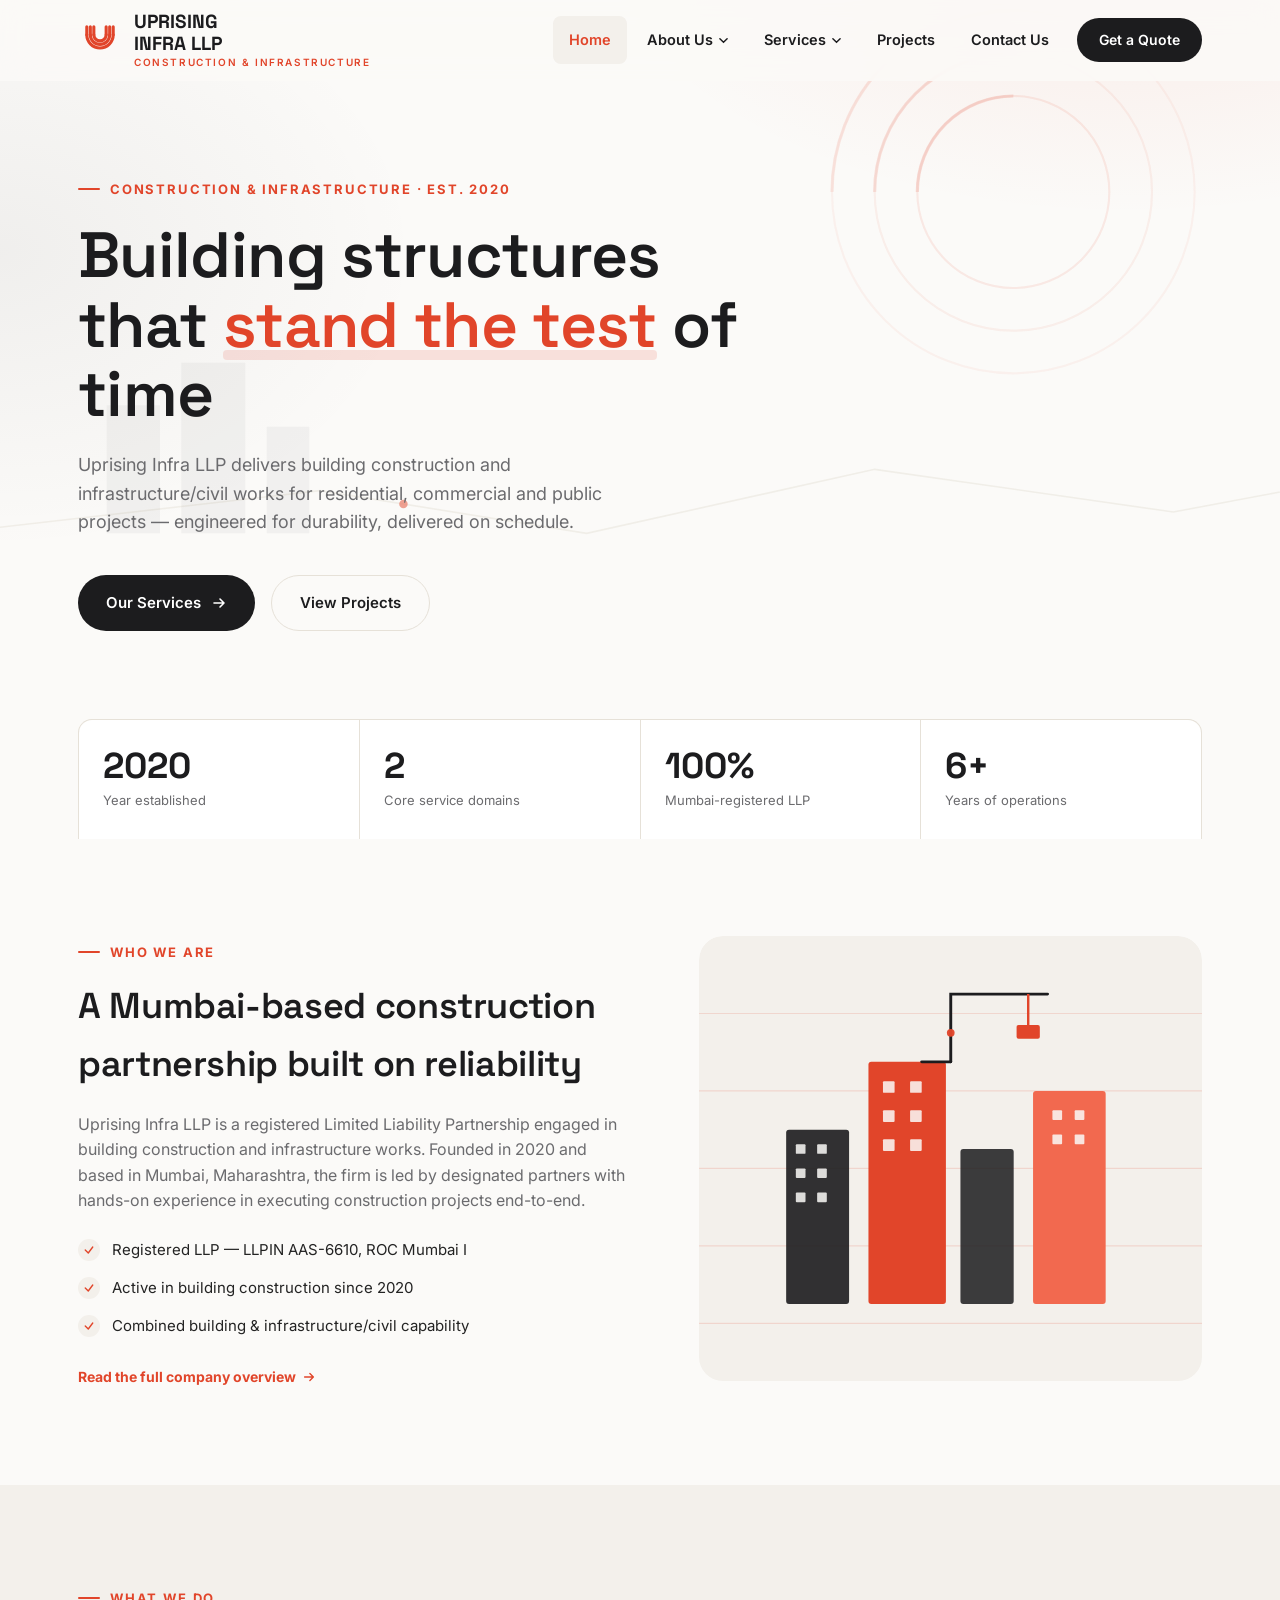
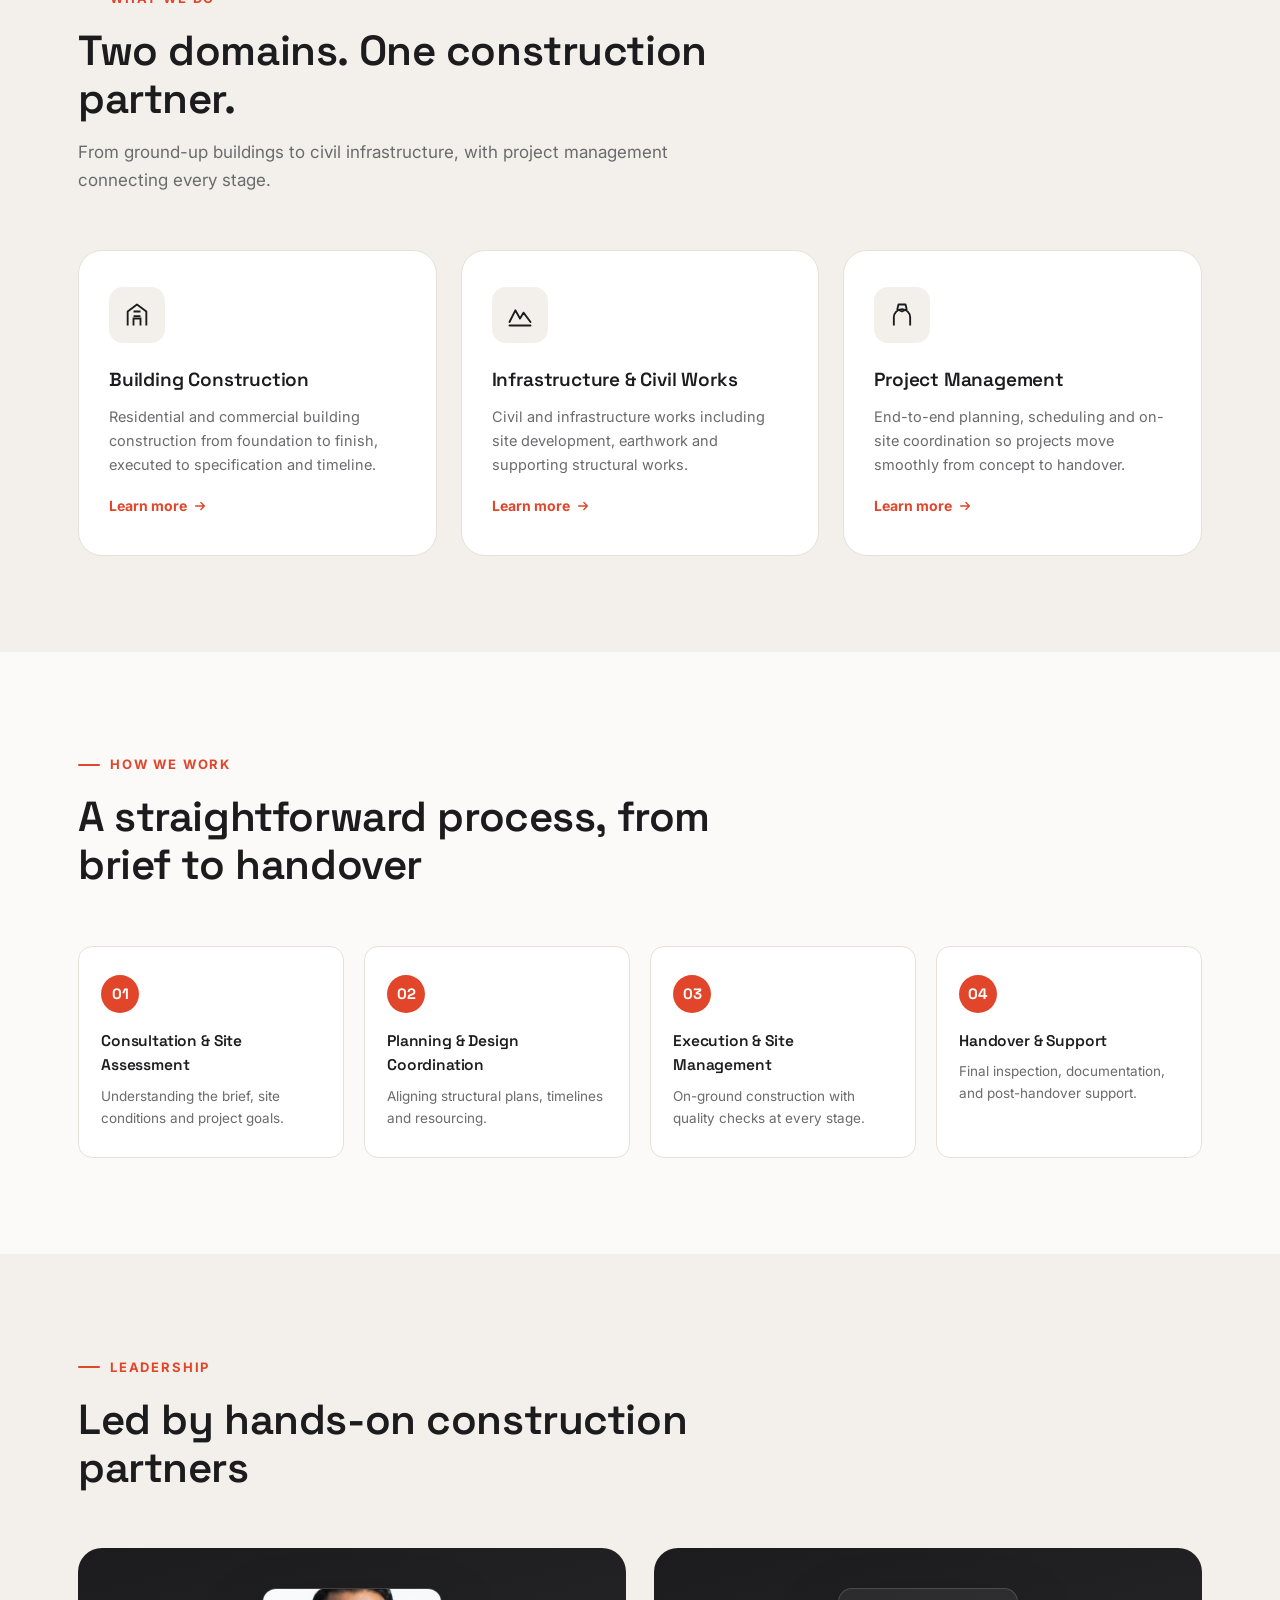
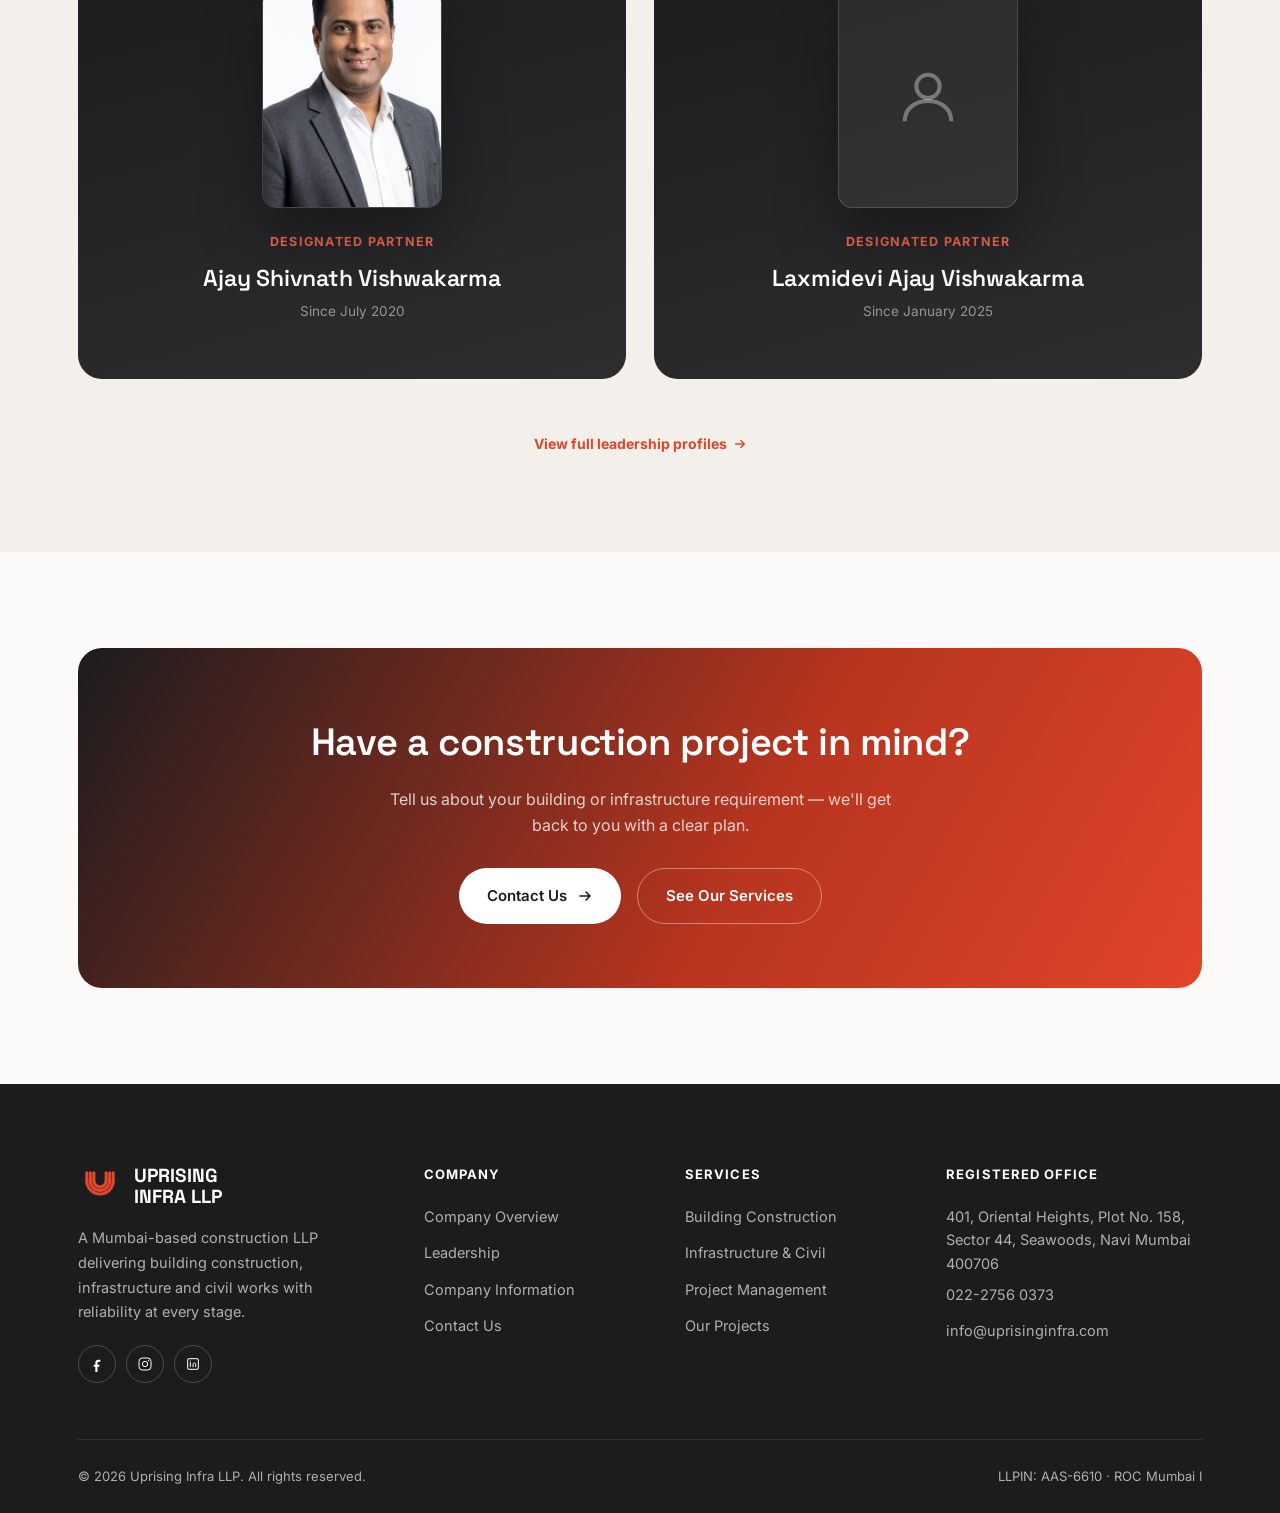
<file: index.html>
<!DOCTYPE html>
<html lang="en">
<head>
<meta charset="UTF-8">
<meta name="viewport" content="width=device-width, initial-scale=1.0">
<title>Uprising Infra LLP — Building &amp; Infrastructure Construction</title>
<meta name="description" content="Uprising Infra LLP is a Mumbai-based construction company delivering building construction and infrastructure/civil works with quality and reliability.">
<link rel="preconnect" href="https://fonts.googleapis.com">
<link rel="preconnect" href="https://fonts.gstatic.com" crossorigin>
<link href="https://fonts.googleapis.com/css2?family=Space+Grotesk:wght@500;600;700&family=Inter:wght@400;500;600;700;800&display=swap" rel="stylesheet">
<link rel="stylesheet" href="css/style.css">
</head>
<body>

<a href="#main" class="skip-link">Skip to content</a>

<div class="loader" aria-hidden="true">
  <div class="loader-mark">
    <div class="loader-ring">
      <svg viewBox="0 0 100 100" fill="none" xmlns="http://www.w3.org/2000/svg">
        <path d="M50 12 A38 38 0 1 1 12 50" stroke="#E1452A" stroke-width="6" stroke-linecap="round"/>
      </svg>
    </div>
    <div class="loader-text">UPRISING INFRA</div>
  </div>
</div>

<!-- ============ HEADER ============ -->
<header class="site-header">
  <div class="container nav-wrap">
    <a href="index.html" class="brand">
      <span class="brand-mark">
        <svg viewBox="0 0 100 100" fill="none" xmlns="http://www.w3.org/2000/svg">
          <path d="M20 38 A30 30 0 0 0 80 38" stroke="#E1452A" stroke-width="7" stroke-linecap="round"/>
          <path d="M28 38 A22 22 0 0 0 72 38" stroke="#E1452A" stroke-width="7" stroke-linecap="round"/>
          <path d="M36 38 A14 14 0 0 0 64 38" stroke="#E1452A" stroke-width="7" stroke-linecap="round"/>
          <path d="M20 38 L20 20 M80 38 L80 20" stroke="#E1452A" stroke-width="7" stroke-linecap="round"/>
          <path d="M28 38 L28 20 M72 38 L72 20" stroke="#E1452A" stroke-width="7" stroke-linecap="round"/>
          <path d="M36 38 L36 20 M64 38 L64 20" stroke="#E1452A" stroke-width="7" stroke-linecap="round"/>
        </svg>
      </span>
      <span class="brand-text">UPRISING<br>INFRA LLP<small>Construction &amp; Infrastructure</small></span>
    </a>

    <nav class="main-nav">
      <div class="nav-item"><a href="index.html" class="nav-link active">Home</a></div>

      <div class="nav-item has-dropdown">
        <a href="about.html" class="nav-link">About Us
          <svg class="chev" viewBox="0 0 10 6" fill="none"><path d="M1 1l4 4 4-4" stroke="currentColor" stroke-width="1.6" stroke-linecap="round"/></svg>
        </a>
        <div class="dropdown">
          <a href="about.html#overview"><span class="dot"></span>Company Overview</a>
          <a href="about.html#leadership"><span class="dot"></span>Leadership</a>
          <a href="about.html#credentials"><span class="dot"></span>Company Information</a>
        </div>
      </div>

      <div class="nav-item has-dropdown">
        <a href="services.html" class="nav-link">Services
          <svg class="chev" viewBox="0 0 10 6" fill="none"><path d="M1 1l4 4 4-4" stroke="currentColor" stroke-width="1.6" stroke-linecap="round"/></svg>
        </a>
        <div class="dropdown">
          <a href="services.html#building"><span class="dot"></span>Building Construction</a>
          <a href="services.html#infrastructure"><span class="dot"></span>Infrastructure &amp; Civil Works</a>
          <a href="services.html#management"><span class="dot"></span>Project Management</a>
        </div>
      </div>

      <div class="nav-item"><a href="projects.html" class="nav-link">Projects</a></div>
      <div class="nav-item"><a href="contact.html" class="nav-link">Contact Us</a></div>
      <a href="contact.html" class="nav-cta">Get a Quote</a>
    </nav>

    <button class="nav-toggle" aria-label="Toggle menu"><span></span><span></span><span></span></button>
  </div>
</header>

<main id="main">

  <!-- ============ HERO ============ -->
  <section class="hero">
    <svg class="hero-arcs" viewBox="0 0 1200 600" preserveAspectRatio="xMidYMid slice" xmlns="http://www.w3.org/2000/svg">
      <g transform="translate(950,180)" opacity="0.5">
        <circle r="170" fill="none" stroke="#E1452A" stroke-width="2" opacity="0.15"/>
        <circle r="130" fill="none" stroke="#E1452A" stroke-width="2" opacity="0.2"/>
        <circle r="90" fill="none" stroke="#E1452A" stroke-width="2" opacity="0.28"/>
        <path d="M -90 0 A 90 90 0 0 1 0 -90" stroke="#E1452A" stroke-width="3" fill="none" opacity="0.5"/>
        <path d="M -130 0 A 130 130 0 0 1 0 -130" stroke="#E1452A" stroke-width="3" fill="none" opacity="0.4"/>
        <path d="M -170 0 A 170 170 0 0 1 0 -170" stroke="#E1452A" stroke-width="3" fill="none" opacity="0.3"/>
      </g>
      <g stroke="#E6E1D8" stroke-width="1.5" fill="none" opacity="0.7">
        <path d="M -50 500 L 300 460 L 550 500 L 820 440 L 1100 480 L 1260 450"/>
      </g>
      <g fill="#1C1C1E" opacity="0.06">
        <rect x="100" y="380" width="50" height="120"/>
        <rect x="170" y="340" width="60" height="160"/>
        <rect x="250" y="400" width="40" height="100"/>
      </g>
      <circle r="4" fill="#E1452A" opacity="0.7">
        <animateMotion dur="6s" repeatCount="indefinite" path="M -50 500 L 300 460 L 550 500 L 820 440 L 1100 480 L 1260 450"/>
      </circle>
    </svg>

    <div class="container">
      <div class="hero-content reveal in">
        <span class="eyebrow">Construction &amp; Infrastructure · Est. 2020</span>
        <h1>Building structures that <span class="accent">stand the test</span> of time</h1>
        <p class="lead">Uprising Infra LLP delivers building construction and infrastructure/civil works for residential, commercial and public projects — engineered for durability, delivered on schedule.</p>
        <div class="hero-actions">
          <a href="services.html" class="btn btn-primary"><span>Our Services</span>
            <svg class="arrow" viewBox="0 0 16 16" fill="none"><path d="M3 8h10M9 4l4 4-4 4" stroke="white" stroke-width="1.6" stroke-linecap="round" stroke-linejoin="round"/></svg>
          </a>
          <a href="projects.html" class="btn btn-outline"><span>View Projects</span></a>
        </div>
      </div>

      <div class="hero-stats reveal reveal-delay-2">
        <div class="stat"><strong data-count="2020">0</strong><span>Year established</span></div>
        <div class="stat"><strong data-count="2">0</strong><span>Core service domains</span></div>
        <div class="stat"><strong data-count="100" data-suffix="%">0</strong><span>Mumbai-registered LLP</span></div>
        <div class="stat"><strong data-count="6" data-suffix="+">0</strong><span>Years of operations</span></div>
      </div>
    </div>
  </section>

  <!-- ============ ABOUT STRIP ============ -->
  <section class="section">
    <div class="container">
      <div class="split">
        <div class="reveal">
          <span class="eyebrow">Who we are</span>
          <h2>A Mumbai-based construction partnership built on reliability</h2>
          <p>Uprising Infra LLP is a registered Limited Liability Partnership engaged in building construction and infrastructure works. Founded in 2020 and based in Mumbai, Maharashtra, the firm is led by designated partners with hands-on experience in executing construction projects end-to-end.</p>
          <ul class="check-list">
            <li><span class="check"><svg viewBox="0 0 16 16" fill="none"><path d="M3 8l4 4 6-8" stroke-width="1.8" stroke-linecap="round" stroke-linejoin="round"/></svg></span>Registered LLP — LLPIN AAS-6610, ROC Mumbai I</li>
            <li><span class="check"><svg viewBox="0 0 16 16" fill="none"><path d="M3 8l4 4 6-8" stroke-width="1.8" stroke-linecap="round" stroke-linejoin="round"/></svg></span>Active in building construction since 2020</li>
            <li><span class="check"><svg viewBox="0 0 16 16" fill="none"><path d="M3 8l4 4 6-8" stroke-width="1.8" stroke-linecap="round" stroke-linejoin="round"/></svg></span>Combined building &amp; infrastructure/civil capability</li>
          </ul>
          <a href="about.html" class="tile-link" style="margin-top:28px;">Read the full company overview
            <svg viewBox="0 0 16 16" fill="none"><path d="M3 8h10M9 4l4 4-4 4" stroke="currentColor" stroke-width="1.6" stroke-linecap="round" stroke-linejoin="round"/></svg>
          </a>
        </div>
        <div class="split-visual reveal reveal-delay-1">
          <svg viewBox="0 0 520 460" xmlns="http://www.w3.org/2000/svg" style="width:100%;height:100%;background:var(--sand);border-radius:24px;">
            <g stroke="#E1452A" stroke-width="1.2" opacity="0.15">
              <line x1="0" y1="80" x2="520" y2="80"/><line x1="0" y1="160" x2="520" y2="160"/>
              <line x1="0" y1="240" x2="520" y2="240"/><line x1="0" y1="320" x2="520" y2="320"/>
              <line x1="0" y1="400" x2="520" y2="400"/>
            </g>
            <!-- skyline blueprint -->
            <g>
              <rect x="90" y="200" width="65" height="180" rx="3" fill="#1C1C1E" opacity="0.9"/>
              <rect x="175" y="130" width="80" height="250" rx="3" fill="#E1452A"/>
              <rect x="270" y="220" width="55" height="160" rx="3" fill="#1C1C1E" opacity="0.85"/>
              <rect x="345" y="160" width="75" height="220" rx="3" fill="#F2694F"/>
              <g fill="#FBFAF8" opacity="0.85">
                <rect x="100" y="215" width="10" height="10" rx="1"/><rect x="122" y="215" width="10" height="10" rx="1"/>
                <rect x="100" y="240" width="10" height="10" rx="1"/><rect x="122" y="240" width="10" height="10" rx="1"/>
                <rect x="100" y="265" width="10" height="10" rx="1"/><rect x="122" y="265" width="10" height="10" rx="1"/>
                <rect x="190" y="150" width="12" height="12" rx="1"/><rect x="218" y="150" width="12" height="12" rx="1"/>
                <rect x="190" y="180" width="12" height="12" rx="1"/><rect x="218" y="180" width="12" height="12" rx="1"/>
                <rect x="190" y="210" width="12" height="12" rx="1"/><rect x="218" y="210" width="12" height="12" rx="1"/>
                <rect x="365" y="180" width="10" height="10" rx="1"/><rect x="388" y="180" width="10" height="10" rx="1"/>
                <rect x="365" y="205" width="10" height="10" rx="1"/><rect x="388" y="205" width="10" height="10" rx="1"/>
              </g>
              <!-- crane -->
              <path d="M260 130 V 60 L 360 60" stroke="#1C1C1E" stroke-width="3" fill="none" stroke-linecap="round"/>
              <path d="M260 130 H 230" stroke="#1C1C1E" stroke-width="3" stroke-linecap="round"/>
              <line x1="340" y1="60" x2="340" y2="95" stroke="#E1452A" stroke-width="2.5"/>
              <rect x="328" y="92" width="24" height="14" rx="2" fill="#E1452A"/>
            </g>
            <circle cx="260" cy="100" r="4" fill="#E1452A">
              <animate attributeName="opacity" values="1;0.3;1" dur="2s" repeatCount="indefinite"/>
            </circle>
          </svg>
        </div>
      </div>
    </div>
  </section>

  <!-- ============ SERVICES PREVIEW ============ -->
  <section class="section section-sand">
    <div class="container">
      <div class="section-head reveal">
        <span class="eyebrow">What we do</span>
        <h2>Two domains. One construction partner.</h2>
        <p>From ground-up buildings to civil infrastructure, with project management connecting every stage.</p>
      </div>

      <div class="tile-grid">
        <a href="services.html#building" class="tile-card reveal">
          <div class="tile-icon"><svg viewBox="0 0 24 24" fill="none"><path d="M4 21V9l8-6 8 6v12" stroke-width="1.6" stroke-linejoin="round"/><path d="M9 21v-6h6v6M9 13h6M9 9h6" stroke-width="1.6"/></svg></div>
          <h3>Building Construction</h3>
          <p>Residential and commercial building construction from foundation to finish, executed to specification and timeline.</p>
          <span class="tile-link">Learn more <svg viewBox="0 0 16 16" fill="none"><path d="M3 8h10M9 4l4 4-4 4" stroke="currentColor" stroke-width="1.6" stroke-linecap="round" stroke-linejoin="round"/></svg></span>
        </a>
        <a href="services.html#infrastructure" class="tile-card reveal reveal-delay-1">
          <div class="tile-icon"><svg viewBox="0 0 24 24" fill="none"><path d="M3 18l5-10 4 7 3-5 6 8" stroke-width="1.6" stroke-linecap="round" stroke-linejoin="round"/><path d="M3 21h18" stroke-width="1.6" stroke-linecap="round"/></svg></div>
          <h3>Infrastructure &amp; Civil Works</h3>
          <p>Civil and infrastructure works including site development, earthwork and supporting structural works.</p>
          <span class="tile-link">Learn more <svg viewBox="0 0 16 16" fill="none"><path d="M3 8h10M9 4l4 4-4 4" stroke="currentColor" stroke-width="1.6" stroke-linecap="round" stroke-linejoin="round"/></svg></span>
        </a>
        <a href="services.html#management" class="tile-card reveal reveal-delay-2">
          <div class="tile-icon"><svg viewBox="0 0 24 24" fill="none"><path d="M9 3h6l1 4-4 2-4-2 1-4z" stroke-width="1.6" stroke-linejoin="round"/><path d="M5 21v-7a7 7 0 0114 0v7" stroke-width="1.6"/></svg></div>
          <h3>Project Management</h3>
          <p>End-to-end planning, scheduling and on-site coordination so projects move smoothly from concept to handover.</p>
          <span class="tile-link">Learn more <svg viewBox="0 0 16 16" fill="none"><path d="M3 8h10M9 4l4 4-4 4" stroke="currentColor" stroke-width="1.6" stroke-linecap="round" stroke-linejoin="round"/></svg></span>
        </a>
      </div>
    </div>
  </section>

  <!-- ============ WHY US / PROCESS ============ -->
  <section class="section">
    <div class="container">
      <div class="section-head reveal">
        <span class="eyebrow">How we work</span>
        <h2>A straightforward process, from brief to handover</h2>
      </div>
      <div class="process-grid reveal">
        <div class="process-step"><div class="pnum">01</div><h4>Consultation &amp; Site Assessment</h4><p>Understanding the brief, site conditions and project goals.</p></div>
        <div class="process-step"><div class="pnum">02</div><h4>Planning &amp; Design Coordination</h4><p>Aligning structural plans, timelines and resourcing.</p></div>
        <div class="process-step"><div class="pnum">03</div><h4>Execution &amp; Site Management</h4><p>On-ground construction with quality checks at every stage.</p></div>
        <div class="process-step"><div class="pnum">04</div><h4>Handover &amp; Support</h4><p>Final inspection, documentation, and post-handover support.</p></div>
      </div>
    </div>
  </section>

  <!-- ============ LEADERSHIP PREVIEW ============ -->
  <section class="section section-sand">
    <div class="container">
      <div class="section-head reveal">
        <span class="eyebrow">Leadership</span>
        <h2>Led by hands-on construction partners</h2>
      </div>
      <div class="leader-grid reveal">
        <div class="leader-card">
          <div class="leader-photo-wrap">
            <img src="assets/director-ajay.jpg" alt="Ajay Shivnath Vishwakarma, Designated Partner of Uprising Infra LLP" loading="lazy">
          </div>
          <span class="role">Designated Partner</span>
          <h3>Ajay Shivnath Vishwakarma</h3>
          <span class="sub">Since July 2020</span>
        </div>
        <div class="leader-card">
          <div class="leader-photo-wrap placeholder">
            <svg viewBox="0 0 24 24" fill="none"><circle cx="12" cy="8" r="4" stroke-width="1.4"/><path d="M4 20c0-4.4 3.6-7 8-7s8 2.6 8 7" stroke-width="1.4"/></svg>
          </div>
          <span class="role">Designated Partner</span>
          <h3>Laxmidevi Ajay Vishwakarma</h3>
          <span class="sub">Since January 2025</span>
        </div>
      </div>
      <div class="text-center" style="margin-top:36px;">
        <a href="about.html#leadership" class="tile-link" style="justify-content:center;">View full leadership profiles
          <svg viewBox="0 0 16 16" fill="none"><path d="M3 8h10M9 4l4 4-4 4" stroke="currentColor" stroke-width="1.6" stroke-linecap="round" stroke-linejoin="round"/></svg>
        </a>
      </div>
    </div>
  </section>

  <!-- ============ CTA ============ -->
  <section class="section">
    <div class="container">
      <div class="cta-band reveal">
        <h2>Have a construction project in mind?</h2>
        <p>Tell us about your building or infrastructure requirement — we'll get back to you with a clear plan.</p>
        <div class="cta-actions">
          <a href="contact.html" class="btn btn-light"><span>Contact Us</span>
            <svg class="arrow" viewBox="0 0 16 16" fill="none"><path d="M3 8h10M9 4l4 4-4 4" stroke="#1C1C1E" stroke-width="1.6" stroke-linecap="round" stroke-linejoin="round"/></svg>
          </a>
          <a href="services.html" class="btn btn-outline" style="border-color:rgba(255,255,255,0.4); color:#fff;"><span>See Our Services</span></a>
        </div>
      </div>
    </div>
  </section>

</main>

<!-- ============ FOOTER ============ -->
<footer class="site-footer">
  <div class="container">
    <div class="footer-grid">
      <div class="footer-brand">
        <a href="index.html" class="brand">
          <span class="brand-mark">
            <svg viewBox="0 0 100 100" fill="none" xmlns="http://www.w3.org/2000/svg">
              <path d="M20 38 A30 30 0 0 0 80 38" stroke="#E1452A" stroke-width="7" stroke-linecap="round"/>
              <path d="M28 38 A22 22 0 0 0 72 38" stroke="#E1452A" stroke-width="7" stroke-linecap="round"/>
              <path d="M36 38 A14 14 0 0 0 64 38" stroke="#E1452A" stroke-width="7" stroke-linecap="round"/>
              <path d="M20 38 L20 20 M80 38 L80 20" stroke="#E1452A" stroke-width="7" stroke-linecap="round"/>
              <path d="M28 38 L28 20 M72 38 L72 20" stroke="#E1452A" stroke-width="7" stroke-linecap="round"/>
              <path d="M36 38 L36 20 M64 38 L64 20" stroke="#E1452A" stroke-width="7" stroke-linecap="round"/>
            </svg>
          </span>
          <span class="brand-text">UPRISING<br>INFRA LLP</span>
        </a>
        <p>A Mumbai-based construction LLP delivering building construction, infrastructure and civil works with reliability at every stage.</p>
        <div class="footer-social">
          <a href="#" aria-label="Facebook"><svg viewBox="0 0 24 24" fill="none"><path d="M15 8.5h2V5.6c-.34-.05-1.5-.15-2.86-.15-2.84 0-4.64 1.73-4.64 4.9V13H7v3h2.5v8h3.2v-8h2.7l.4-3h-3.1V10.5c0-.87.23-1.47 1.5-1.47z" fill="white"/></svg></a>
          <a href="#" aria-label="Instagram"><svg viewBox="0 0 24 24" fill="none"><rect x="3" y="3" width="18" height="18" rx="5" stroke="white" stroke-width="1.5"/><circle cx="12" cy="12" r="4" stroke="white" stroke-width="1.5"/><circle cx="17.2" cy="6.8" r="1" fill="white"/></svg></a>
          <a href="#" aria-label="LinkedIn"><svg viewBox="0 0 24 24" fill="none"><rect x="4" y="4" width="16" height="16" rx="2" stroke="white" stroke-width="1.5"/><path d="M8 10v6M8 7.5v.01M12 16v-3.5c0-1.5 1-2.2 2-2.2s2 .7 2 2.2V16" stroke="white" stroke-width="1.5" stroke-linecap="round"/></svg></a>
        </div>
      </div>
      <div class="footer-col">
        <h5>Company</h5>
        <a href="about.html#overview">Company Overview</a>
        <a href="about.html#leadership">Leadership</a>
        <a href="about.html#credentials">Company Information</a>
        <a href="contact.html">Contact Us</a>
      </div>
      <div class="footer-col">
        <h5>Services</h5>
        <a href="services.html#building">Building Construction</a>
        <a href="services.html#infrastructure">Infrastructure &amp; Civil</a>
        <a href="services.html#management">Project Management</a>
        <a href="projects.html">Our Projects</a>
      </div>
      <div class="footer-col">
        <h5>Registered Office</h5>
        <a href="contact.html" style="margin-bottom:8px;">401, Oriental Heights, Plot No. 158, Sector 44, Seawoods, Navi Mumbai 400706</a>
        <a href="tel:02227560373">022-2756 0373</a>
        <a href="mailto:info@uprisinginfra.com">info@uprisinginfra.com</a>
      </div>
    </div>
    <div class="footer-bottom">
      <span>© 2026 Uprising Infra LLP. All rights reserved.</span>
      <span>LLPIN: AAS-6610 · ROC Mumbai I</span>
    </div>
  </div>
</footer>

<button class="to-top" aria-label="Back to top"><svg viewBox="0 0 16 16" fill="none"><path d="M8 13V3M3 7l5-5 5 5" stroke="currentColor" stroke-width="1.8" stroke-linecap="round" stroke-linejoin="round"/></svg></button>

<script src="js/main.js"></script>
</body>
</html>
</file>
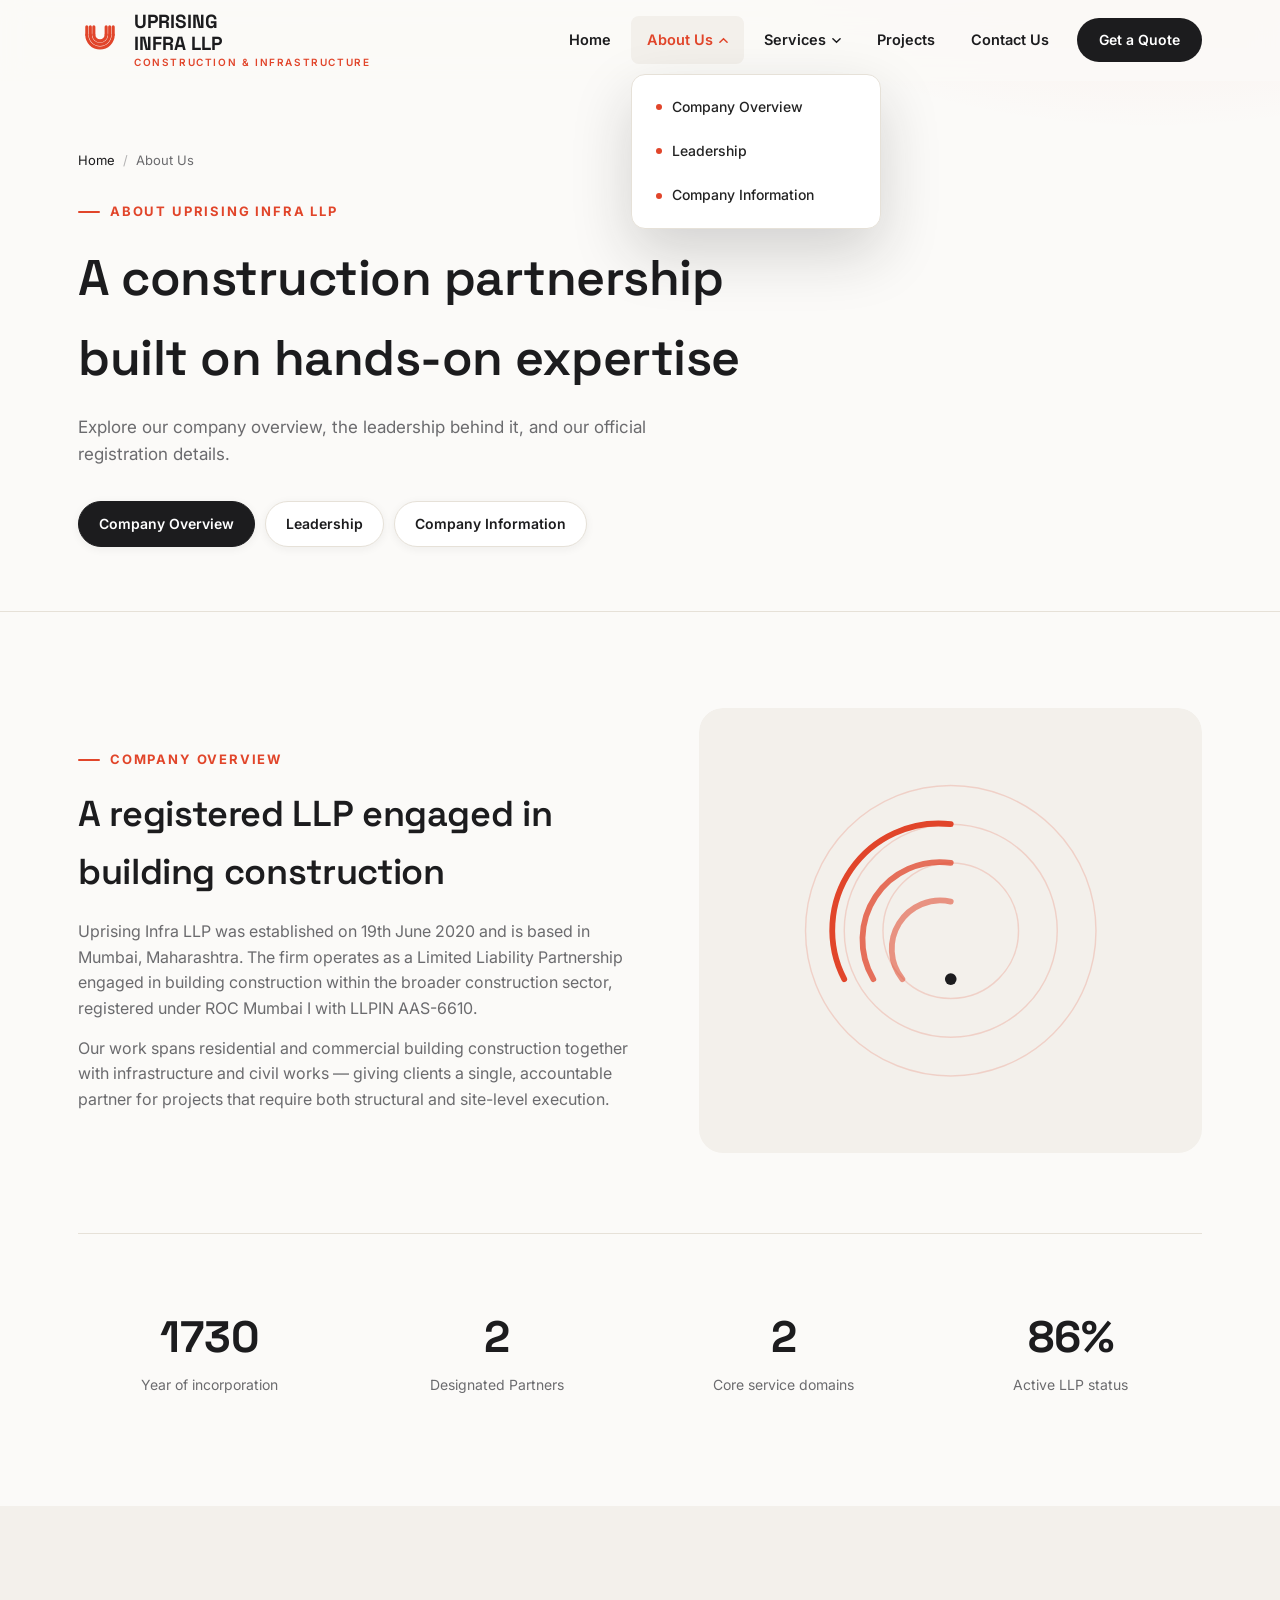
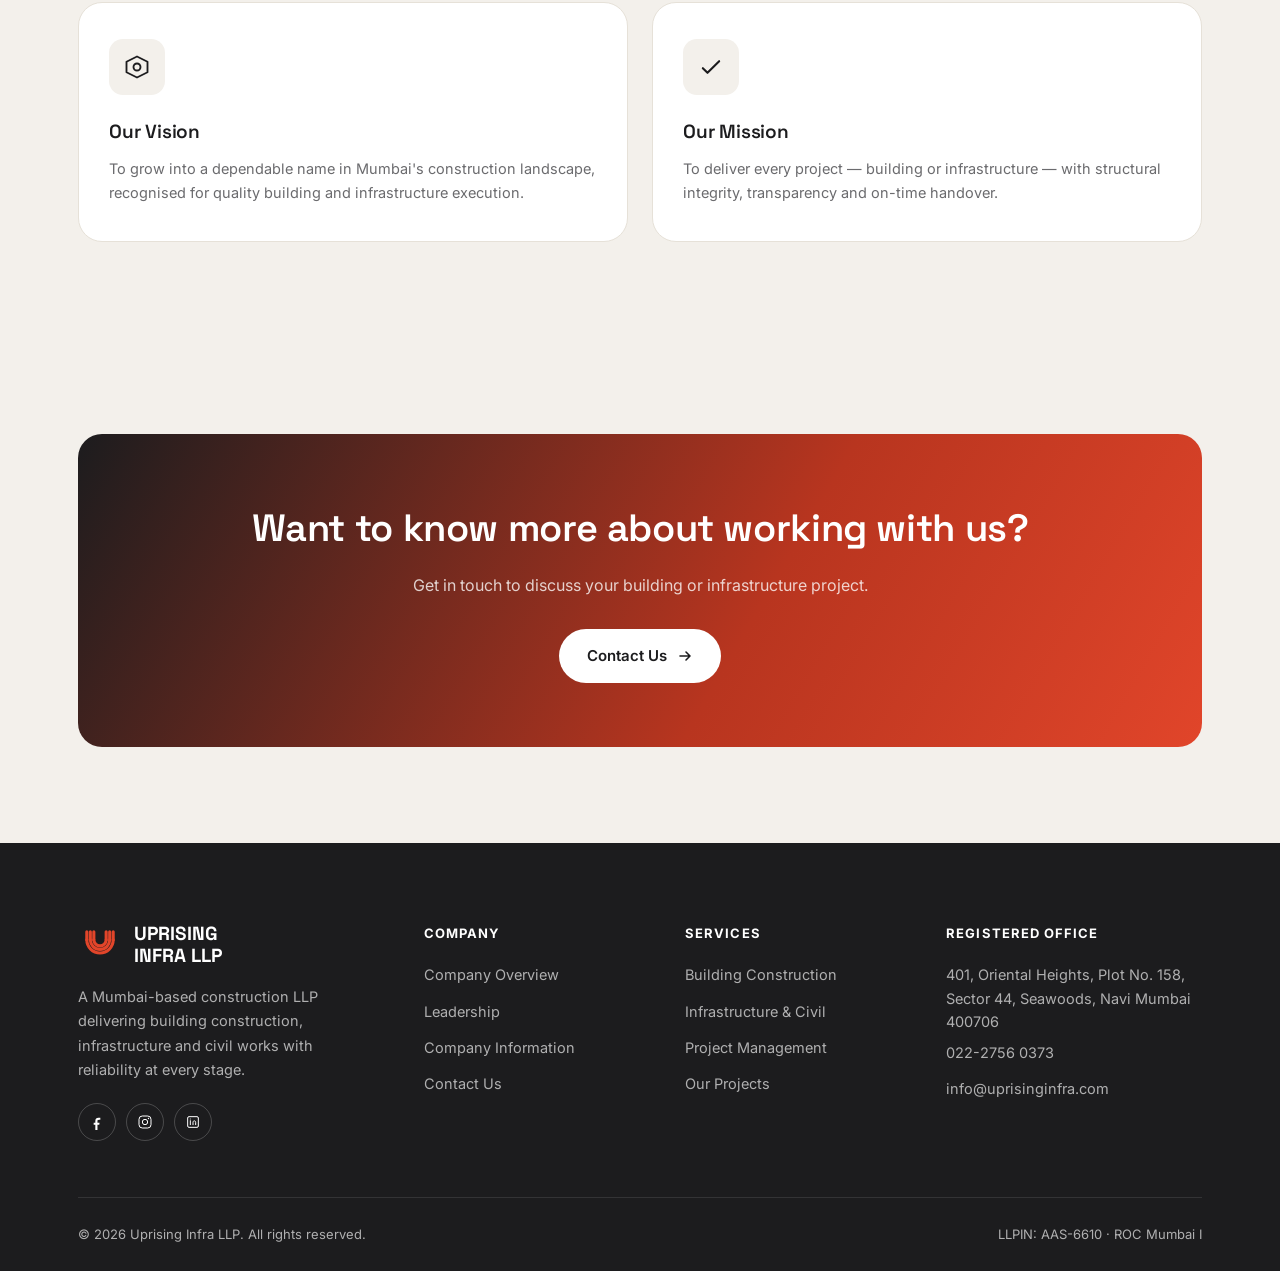
<file: about.html>
<!DOCTYPE html>
<html lang="en">
<head>
<meta charset="UTF-8">
<meta name="viewport" content="width=device-width, initial-scale=1.0">
<title>About Us — Uprising Infra LLP</title>
<meta name="description" content="Learn about Uprising Infra LLP's company overview, leadership team, and registration details.">
<link rel="preconnect" href="https://fonts.googleapis.com">
<link rel="preconnect" href="https://fonts.gstatic.com" crossorigin>
<link href="https://fonts.googleapis.com/css2?family=Space+Grotesk:wght@500;600;700&family=Inter:wght@400;500;600;700;800&display=swap" rel="stylesheet">
<link rel="stylesheet" href="css/style.css">
<style>
  .about-tabs-content { display: none; }
  .about-tabs-content.active { display: block; }
  .info-card {
    background: var(--white); border: 1px solid var(--line); border-radius: var(--radius-m);
    padding: 28px; transition: transform 0.3s var(--ease), box-shadow 0.3s var(--ease);
  }
  .info-card:hover { transform: translateY(-4px); box-shadow: var(--shadow-md); }
  .info-card .label { font-size: 12.5px; font-weight: 700; letter-spacing: 0.08em; text-transform: uppercase; color: var(--red); margin-bottom: 10px; display:block; }
  .info-card .value { font-family: var(--font-display); font-size: 18px; color: var(--charcoal); font-weight: 600; word-break: break-word; }
  .license-banner {
    display: flex; align-items: center; gap: 20px;
    background: var(--sand); border: 1px solid var(--line); border-radius: var(--radius-m);
    padding: 24px 28px;
  }
  .license-banner .ico { width: 50px; height: 50px; border-radius: 12px; background: var(--charcoal); display:flex; align-items:center; justify-content:center; flex-shrink:0; }
  .license-banner .ico svg { width: 26px; height: 26px; stroke: var(--red-light); }
</style>
</head>
<body>

<a href="#main" class="skip-link">Skip to content</a>
<div class="loader" aria-hidden="true">
  <div class="loader-mark">
    <div class="loader-ring"><svg viewBox="0 0 100 100" fill="none"><path d="M50 12 A38 38 0 1 1 12 50" stroke="#E1452A" stroke-width="6" stroke-linecap="round"/></svg></div>
    <div class="loader-text">UPRISING INFRA</div>
  </div>
</div>

<header class="site-header">
  <div class="container nav-wrap">
    <a href="index.html" class="brand">
      <span class="brand-mark"><svg viewBox="0 0 100 100" fill="none"><path d="M20 38 A30 30 0 0 0 80 38" stroke="#E1452A" stroke-width="7" stroke-linecap="round"/><path d="M28 38 A22 22 0 0 0 72 38" stroke="#E1452A" stroke-width="7" stroke-linecap="round"/><path d="M36 38 A14 14 0 0 0 64 38" stroke="#E1452A" stroke-width="7" stroke-linecap="round"/><path d="M20 38 L20 20 M80 38 L80 20" stroke="#E1452A" stroke-width="7" stroke-linecap="round"/><path d="M28 38 L28 20 M72 38 L72 20" stroke="#E1452A" stroke-width="7" stroke-linecap="round"/><path d="M36 38 L36 20 M64 38 L64 20" stroke="#E1452A" stroke-width="7" stroke-linecap="round"/></svg></span>
      <span class="brand-text">UPRISING<br>INFRA LLP<small>Construction &amp; Infrastructure</small></span>
    </a>
    <nav class="main-nav">
      <div class="nav-item"><a href="index.html" class="nav-link">Home</a></div>
      <div class="nav-item has-dropdown open">
        <a href="about.html" class="nav-link active">About Us
          <svg class="chev" viewBox="0 0 10 6" fill="none"><path d="M1 1l4 4 4-4" stroke="currentColor" stroke-width="1.6" stroke-linecap="round"/></svg>
        </a>
        <div class="dropdown">
          <a href="about.html#overview" class="tab-link" data-tab="overview"><span class="dot"></span>Company Overview</a>
          <a href="about.html#leadership" class="tab-link" data-tab="leadership"><span class="dot"></span>Leadership</a>
          <a href="about.html#credentials" class="tab-link" data-tab="credentials"><span class="dot"></span>Company Information</a>
        </div>
      </div>
      <div class="nav-item has-dropdown">
        <a href="services.html" class="nav-link">Services
          <svg class="chev" viewBox="0 0 10 6" fill="none"><path d="M1 1l4 4 4-4" stroke="currentColor" stroke-width="1.6" stroke-linecap="round"/></svg>
        </a>
        <div class="dropdown">
          <a href="services.html#building"><span class="dot"></span>Building Construction</a>
          <a href="services.html#infrastructure"><span class="dot"></span>Infrastructure &amp; Civil Works</a>
          <a href="services.html#management"><span class="dot"></span>Project Management</a>
        </div>
      </div>
      <div class="nav-item"><a href="projects.html" class="nav-link">Projects</a></div>
      <div class="nav-item"><a href="contact.html" class="nav-link">Contact Us</a></div>
      <a href="contact.html" class="nav-cta">Get a Quote</a>
    </nav>
    <button class="nav-toggle" aria-label="Toggle menu"><span></span><span></span><span></span></button>
  </div>
</header>

<main id="main">

  <section class="page-hero">
    <div class="container">
      <div class="breadcrumb"><a href="index.html">Home</a><span class="sep">/</span><span>About Us</span></div>
      <span class="eyebrow">About Uprising Infra LLP</span>
      <h1>A construction partnership built on hands-on expertise</h1>
      <p>Explore our company overview, the leadership behind it, and our official registration details.</p>
      <nav class="subnav" aria-label="About sub-sections">
        <a href="about.html#overview" class="tab-link" data-tab="overview">Company Overview</a>
        <a href="about.html#leadership" class="tab-link" data-tab="leadership">Leadership</a>
        <a href="about.html#credentials" class="tab-link" data-tab="credentials">Company Information</a>
      </nav>
    </div>
  </section>

  <!-- ===================== OVERVIEW ===================== -->
  <section class="about-tabs-content" id="tab-overview">
    <div class="section">
      <div class="container">
        <div class="split">
          <div class="reveal in">
            <span class="eyebrow">Company Overview</span>
            <h2>A registered LLP engaged in building construction</h2>
            <p>Uprising Infra LLP was established on 19th June 2020 and is based in Mumbai, Maharashtra. The firm operates as a Limited Liability Partnership engaged in building construction within the broader construction sector, registered under ROC Mumbai I with LLPIN AAS-6610.</p>
            <p>Our work spans residential and commercial building construction together with infrastructure and civil works — giving clients a single, accountable partner for projects that require both structural and site-level execution.</p>
          </div>
          <div class="split-visual reveal in reveal-delay-1">
            <svg viewBox="0 0 520 460" xmlns="http://www.w3.org/2000/svg" style="width:100%;height:100%;background:var(--sand);border-radius:24px;">
              <g opacity="0.18" stroke="#E1452A" stroke-width="1.5" fill="none">
                <circle cx="260" cy="230" r="150"/><circle cx="260" cy="230" r="110"/><circle cx="260" cy="230" r="70"/>
              </g>
              <path d="M150 280 A 110 110 0 0 1 260 120" stroke="#E1452A" stroke-width="6" fill="none" stroke-linecap="round"/>
              <path d="M180 280 A 80 80 0 0 1 260 160" stroke="#E1452A" stroke-width="6" fill="none" stroke-linecap="round" opacity="0.75"/>
              <path d="M210 280 A 50 50 0 0 1 260 200" stroke="#E1452A" stroke-width="6" fill="none" stroke-linecap="round" opacity="0.55"/>
              <circle cx="260" cy="280" r="6" fill="#1C1C1E"/>
            </svg>
          </div>
        </div>

        <div class="stat-strip mt-lg reveal in" style="margin-top:72px; padding-top:56px; border-top:1px solid var(--line);">
          <div class="stat-box"><strong data-count="2020">0</strong><span>Year of incorporation</span></div>
          <div class="stat-box"><strong data-count="2">0</strong><span>Designated Partners</span></div>
          <div class="stat-box"><strong data-count="2">0</strong><span>Core service domains</span></div>
          <div class="stat-box"><strong data-count="100" data-suffix="%">0</strong><span>Active LLP status</span></div>
        </div>
      </div>
    </div>

    <div class="section section-sand">
      <div class="container">
        <div class="tile-grid" style="grid-template-columns: 1fr 1fr;">
          <div class="tile-card reveal in" style="cursor:default;">
            <div class="tile-icon"><svg viewBox="0 0 24 24" fill="none"><path d="M12 3l9 4.5v9L12 21l-9-4.5v-9L12 3z" stroke-width="1.6" stroke-linejoin="round"/><circle cx="12" cy="12" r="3" stroke-width="1.6"/></svg></div>
            <h3>Our Vision</h3>
            <p>To grow into a dependable name in Mumbai's construction landscape, recognised for quality building and infrastructure execution.</p>
          </div>
          <div class="tile-card reveal in reveal-delay-1" style="cursor:default;">
            <div class="tile-icon"><svg viewBox="0 0 24 24" fill="none"><path d="M5 13l4 4L19 7" stroke-width="1.8" stroke-linecap="round" stroke-linejoin="round"/></svg></div>
            <h3>Our Mission</h3>
            <p>To deliver every project — building or infrastructure — with structural integrity, transparency and on-time handover.</p>
          </div>
        </div>
      </div>
    </div>
  </section>

  <!-- ===================== LEADERSHIP ===================== -->
  <section class="about-tabs-content" id="tab-leadership">
    <div class="section">
      <div class="container">
        <div class="section-head reveal in">
          <span class="eyebrow">Leadership</span>
          <h2>The partners behind Uprising Infra</h2>
        </div>

        <div class="leader-grid reveal in">
          <div class="leader-card">
            <div class="leader-photo-wrap">
              <img src="assets/director-ajay.jpg" alt="Ajay Shivnath Vishwakarma, Designated Partner of Uprising Infra LLP" loading="lazy">
            </div>
            <span class="role">Designated Partner</span>
            <h3>Ajay Shivnath Vishwakarma</h3>
            <span class="sub">Designated Partner since 20 July 2020</span>
            <p class="bio">Ajay Shivnath Vishwakarma has been a Designated Partner at Uprising Infra LLP since its early operations, overseeing the firm's building construction projects from planning through execution. His hands-on involvement spans site management, vendor coordination and quality control across residential and commercial builds.</p>
          </div>
          <div class="leader-card">
            <div class="leader-photo-wrap placeholder">
              <svg viewBox="0 0 24 24" fill="none"><circle cx="12" cy="8" r="4" stroke-width="1.4"/><path d="M4 20c0-4.4 3.6-7 8-7s8 2.6 8 7" stroke-width="1.4"/></svg>
            </div>
            <span class="role">Designated Partner</span>
            <h3>Laxmidevi Ajay Vishwakarma</h3>
            <span class="sub">Designated Partner since 08 January 2025</span>
            <p class="bio">Laxmidevi Ajay Vishwakarma joined as a Designated Partner in January 2025, bringing continuity and shared oversight to the firm's leadership as Uprising Infra LLP expands its project portfolio across building and infrastructure works.</p>
          </div>
        </div>
      </div>
    </div>
  </section>

  <!-- ===================== COMPANY INFORMATION ===================== -->
  <section class="about-tabs-content" id="tab-credentials">
    <div class="section">
      <div class="container">
        <div class="section-head reveal in">
          <span class="eyebrow">Company Information</span>
          <h2>Registration &amp; statutory details</h2>
          <p>Official identifiers that establish Uprising Infra LLP as a registered, compliant entity.</p>
        </div>

        <div class="tile-grid reveal in" style="grid-template-columns: repeat(4, 1fr); margin-bottom: 28px;">
          <div class="info-card"><span class="label">LLPIN</span><span class="value" style="font-size:16px;">AAS-6610</span></div>
          <div class="info-card"><span class="label">Incorporation Date</span><span class="value" style="font-size:15px;">19 June 2020</span></div>
          <div class="info-card"><span class="label">ROC</span><span class="value">Mumbai I</span></div>
          <div class="info-card"><span class="label">Status</span><span class="value" style="color:#1a8a4a;">Active</span></div>
        </div>

        <div class="info-card reveal in" style="margin-bottom:28px;">
          <span class="label">Sector</span>
          <span class="value">Construction — Building Construction &amp; Infrastructure/Civil Works</span>
        </div>

        <div class="license-banner reveal in">
          <div class="ico"><svg viewBox="0 0 24 24" fill="none"><path d="M12 3l8 4v5c0 5-3.5 8-8 9-4.5-1-8-4-8-9V7l8-4z" stroke="white" stroke-width="1.6" stroke-linejoin="round"/><path d="M9 12l2 2 4-4" stroke="white" stroke-width="1.6" stroke-linecap="round" stroke-linejoin="round"/></svg></div>
          <div>
            <span class="label" style="margin-bottom:4px;">Registered Office</span>
            <p style="color:var(--ink); font-size:15px;">401, Oriental Heights, Plot No. 158, Sector 44, Seawoods, Navi Mumbai, Maharashtra 400706.</p>
          </div>
        </div>
      </div>
    </div>
  </section>

  <section class="section section-sand">
    <div class="container">
      <div class="cta-band reveal in">
        <h2>Want to know more about working with us?</h2>
        <p>Get in touch to discuss your building or infrastructure project.</p>
        <div class="cta-actions">
          <a href="contact.html" class="btn btn-light"><span>Contact Us</span>
            <svg class="arrow" viewBox="0 0 16 16" fill="none"><path d="M3 8h10M9 4l4 4-4 4" stroke="#1C1C1E" stroke-width="1.6" stroke-linecap="round" stroke-linejoin="round"/></svg>
          </a>
        </div>
      </div>
    </div>
  </section>

</main>

<footer class="site-footer">
  <div class="container">
    <div class="footer-grid">
      <div class="footer-brand">
        <a href="index.html" class="brand">
          <span class="brand-mark"><svg viewBox="0 0 100 100" fill="none"><path d="M20 38 A30 30 0 0 0 80 38" stroke="#E1452A" stroke-width="7" stroke-linecap="round"/><path d="M28 38 A22 22 0 0 0 72 38" stroke="#E1452A" stroke-width="7" stroke-linecap="round"/><path d="M36 38 A14 14 0 0 0 64 38" stroke="#E1452A" stroke-width="7" stroke-linecap="round"/><path d="M20 38 L20 20 M80 38 L80 20" stroke="#E1452A" stroke-width="7" stroke-linecap="round"/><path d="M28 38 L28 20 M72 38 L72 20" stroke="#E1452A" stroke-width="7" stroke-linecap="round"/><path d="M36 38 L36 20 M64 38 L64 20" stroke="#E1452A" stroke-width="7" stroke-linecap="round"/></svg></span>
          <span class="brand-text">UPRISING<br>INFRA LLP</span>
        </a>
        <p>A Mumbai-based construction LLP delivering building construction, infrastructure and civil works with reliability at every stage.</p>
        <div class="footer-social">
          <a href="#" aria-label="Facebook"><svg viewBox="0 0 24 24" fill="none"><path d="M15 8.5h2V5.6c-.34-.05-1.5-.15-2.86-.15-2.84 0-4.64 1.73-4.64 4.9V13H7v3h2.5v8h3.2v-8h2.7l.4-3h-3.1V10.5c0-.87.23-1.47 1.5-1.47z" fill="white"/></svg></a>
          <a href="#" aria-label="Instagram"><svg viewBox="0 0 24 24" fill="none"><rect x="3" y="3" width="18" height="18" rx="5" stroke="white" stroke-width="1.5"/><circle cx="12" cy="12" r="4" stroke="white" stroke-width="1.5"/><circle cx="17.2" cy="6.8" r="1" fill="white"/></svg></a>
          <a href="#" aria-label="LinkedIn"><svg viewBox="0 0 24 24" fill="none"><rect x="4" y="4" width="16" height="16" rx="2" stroke="white" stroke-width="1.5"/><path d="M8 10v6M8 7.5v.01M12 16v-3.5c0-1.5 1-2.2 2-2.2s2 .7 2 2.2V16" stroke="white" stroke-width="1.5" stroke-linecap="round"/></svg></a>
        </div>
      </div>
      <div class="footer-col">
        <h5>Company</h5>
        <a href="about.html#overview">Company Overview</a>
        <a href="about.html#leadership">Leadership</a>
        <a href="about.html#credentials">Company Information</a>
        <a href="contact.html">Contact Us</a>
      </div>
      <div class="footer-col">
        <h5>Services</h5>
        <a href="services.html#building">Building Construction</a>
        <a href="services.html#infrastructure">Infrastructure &amp; Civil</a>
        <a href="services.html#management">Project Management</a>
        <a href="projects.html">Our Projects</a>
      </div>
      <div class="footer-col">
        <h5>Registered Office</h5>
        <a href="contact.html" style="margin-bottom:8px;">401, Oriental Heights, Plot No. 158, Sector 44, Seawoods, Navi Mumbai 400706</a>
        <a href="tel:02227560373">022-2756 0373</a>
        <a href="mailto:info@uprisinginfra.com">info@uprisinginfra.com</a>
      </div>
    </div>
    <div class="footer-bottom">
      <span>© 2026 Uprising Infra LLP. All rights reserved.</span>
      <span>LLPIN: AAS-6610 · ROC Mumbai I</span>
    </div>
  </div>
</footer>

<button class="to-top" aria-label="Back to top"><svg viewBox="0 0 16 16" fill="none"><path d="M8 13V3M3 7l5-5 5 5" stroke="currentColor" stroke-width="1.8" stroke-linecap="round" stroke-linejoin="round"/></svg></button>

<script src="js/main.js"></script>
<script>
  (function() {
    const tabs = document.querySelectorAll('.about-tabs-content');
    const tabLinks = document.querySelectorAll('.tab-link');
    const subnavLinks = document.querySelectorAll('.subnav .tab-link');

    function activate(tabName) {
      tabs.forEach(t => t.classList.remove('active'));
      const target = document.getElementById('tab-' + tabName);
      if (target) target.classList.add('active');
      subnavLinks.forEach(l => l.classList.toggle('active', l.dataset.tab === tabName));
      target?.querySelectorAll('.reveal').forEach(el => el.classList.add('in'));
    }

    function getTabFromHash() {
      const hash = window.location.hash.replace('#', '');
      return ['overview', 'leadership', 'credentials'].includes(hash) ? hash : 'overview';
    }

    tabLinks.forEach(link => {
      link.addEventListener('click', () => {
        const tabName = link.dataset.tab;
        if (tabName) {
          history.pushState(null, '', '#' + tabName);
          activate(tabName);
          window.scrollTo({ top: document.querySelector('.page-hero').offsetHeight - 40, behavior: 'smooth' });
        }
      });
    });

    window.addEventListener('hashchange', () => activate(getTabFromHash()));
    activate(getTabFromHash());
  })();
</script>
</body>
</html>
</file>
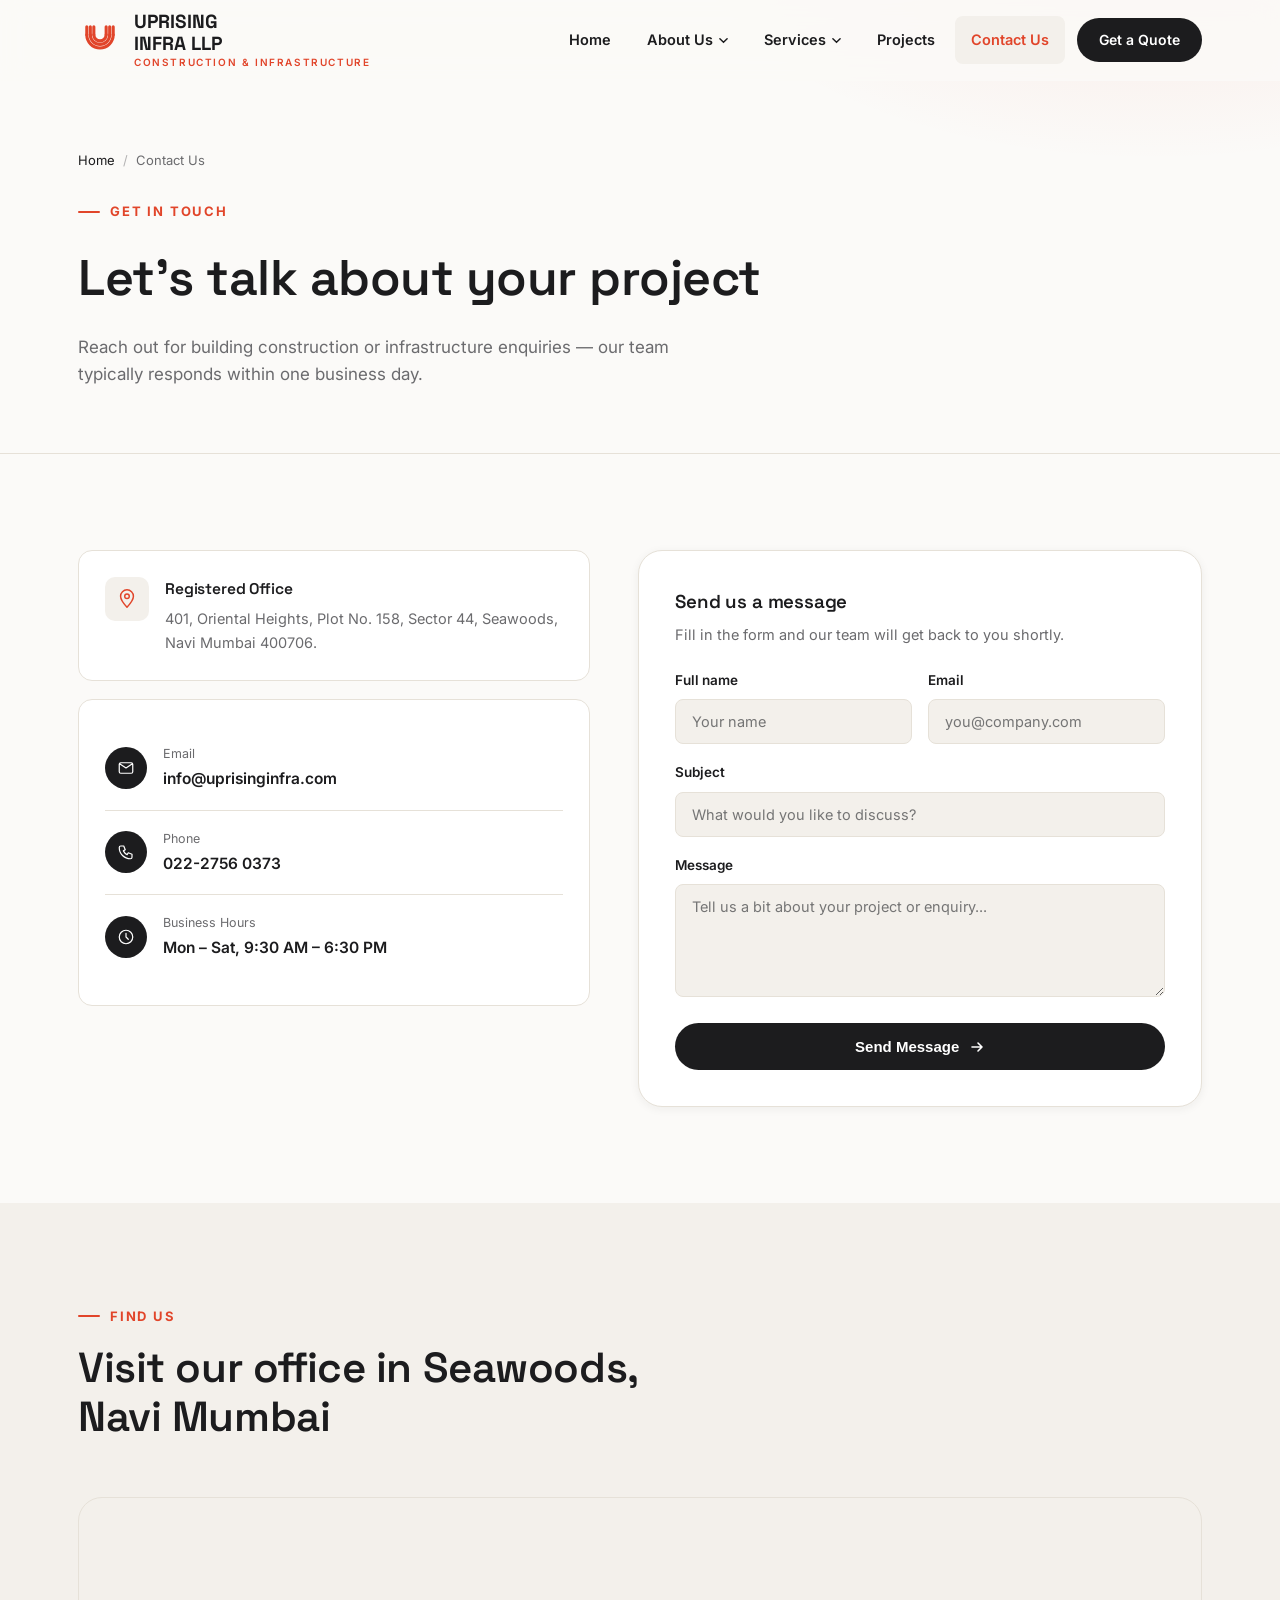
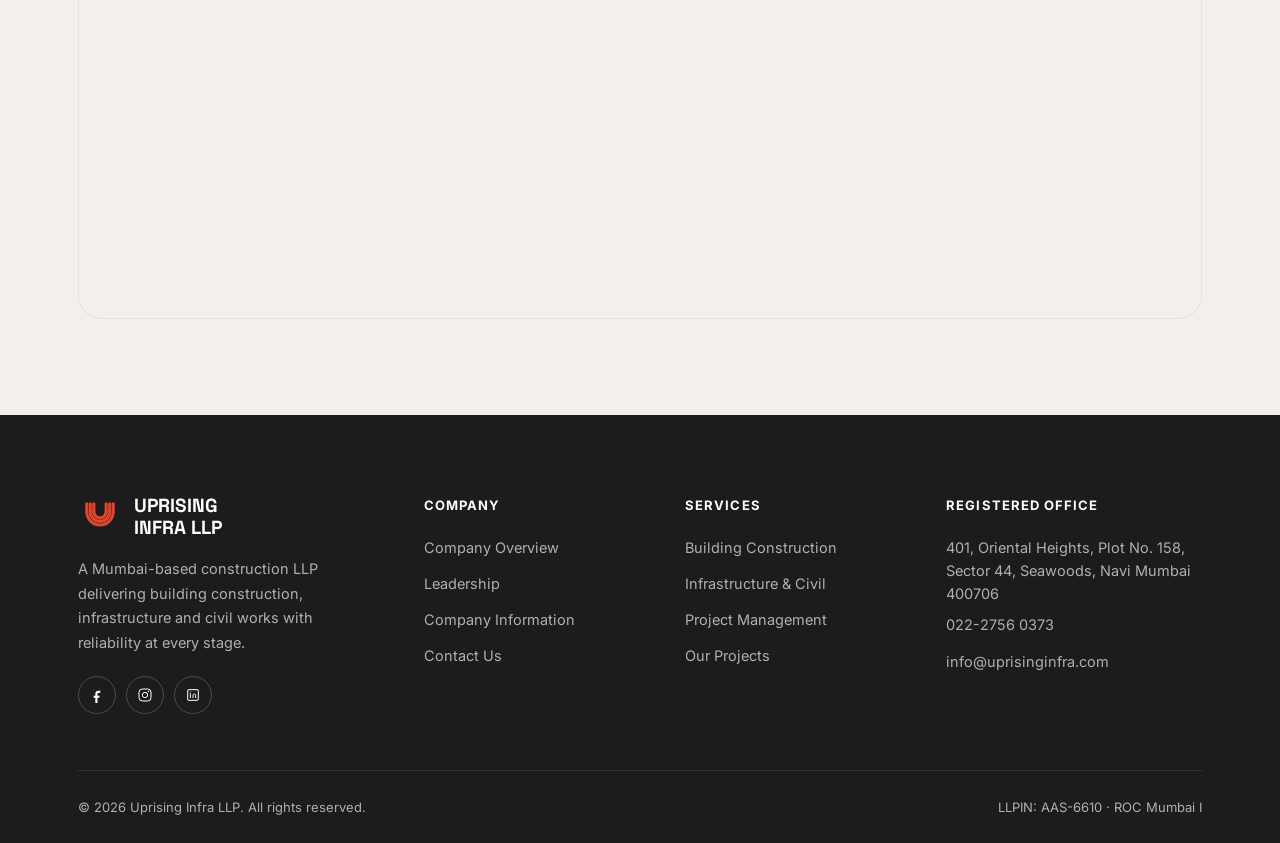
<file: contact.html>
<!DOCTYPE html>
<html lang="en">
<head>
<meta charset="UTF-8">
<meta name="viewport" content="width=device-width, initial-scale=1.0">
<title>Contact Us — Uprising Infra LLP</title>
<meta name="description" content="Get in touch with Uprising Infra LLP. Office address, phone and email contact details.">
<link rel="preconnect" href="https://fonts.googleapis.com">
<link rel="preconnect" href="https://fonts.gstatic.com" crossorigin>
<link href="https://fonts.googleapis.com/css2?family=Space+Grotesk:wght@500;600;700&family=Inter:wght@400;500;600;700;800&display=swap" rel="stylesheet">
<link rel="stylesheet" href="css/style.css">
<style>
  .contact-wrap { display: grid; grid-template-columns: 1fr 1.1fr; gap: 48px; }
  .office-card {
    background: var(--white); border: 1px solid var(--line); border-radius: var(--radius-m);
    padding: 26px; margin-bottom: 18px; display: flex; gap: 16px;
    transition: transform 0.3s var(--ease), box-shadow 0.3s var(--ease);
  }
  .office-card:hover { transform: translateY(-4px); box-shadow: var(--shadow-md); }
  .office-card .oico { width: 44px; height: 44px; border-radius: 10px; background: var(--sand); display:flex; align-items:center; justify-content:center; flex-shrink:0; }
  .office-card .oico svg { width: 22px; height: 22px; stroke: var(--red); }
  .office-card h4 { font-size: 15.5px; margin-bottom: 6px; }
  .office-card p { font-size: 14.5px; color: var(--ink-soft); margin:0; line-height: 1.6; }
  .contact-row { display: flex; gap: 16px; align-items: center; padding: 18px 0; border-bottom: 1px solid var(--line); }
  .contact-row:last-child { border-bottom: none; }
  .contact-row .cico { width: 42px; height: 42px; border-radius: 50%; background: var(--charcoal); display:flex; align-items:center; justify-content:center; flex-shrink:0; }
  .contact-row .cico svg { width: 18px; height: 18px; stroke: var(--red-light); }
  .contact-row a, .contact-row span.val { font-weight: 600; color: var(--charcoal); font-size: 15.5px; }
  .contact-row .lbl { font-size: 12.5px; color: var(--ink-soft); display:block; margin-bottom:2px; }
  .map-frame { border-radius: var(--radius-l); overflow: hidden; height: 100%; min-height: 420px; border: 1px solid var(--line); position: relative; }
  .form-card { background: var(--white); border: 1px solid var(--line); border-radius: var(--radius-l); padding: 36px; box-shadow: var(--shadow-sm); }
  .form-group { margin-bottom: 18px; }
  .form-group label { display: block; font-size: 13.5px; font-weight: 600; color: var(--charcoal); margin-bottom: 8px; }
  .form-group input, .form-group textarea {
    width: 100%; padding: 13px 16px; border: 1.5px solid var(--line); border-radius: var(--radius-s);
    font-family: var(--font-body); font-size: 14.5px; color: var(--ink); transition: border-color 0.25s var(--ease), box-shadow 0.25s var(--ease); background: var(--sand);
  }
  .form-group input:focus, .form-group textarea:focus { outline: none; border-color: var(--red); box-shadow: 0 0 0 4px rgba(225,69,42,0.1); background: white; }
  .form-row { display: grid; grid-template-columns: 1fr 1fr; gap: 16px; }
</style>
</head>
<body>

<a href="#main" class="skip-link">Skip to content</a>
<div class="loader" aria-hidden="true">
  <div class="loader-mark">
    <div class="loader-ring"><svg viewBox="0 0 100 100" fill="none"><path d="M50 12 A38 38 0 1 1 12 50" stroke="#E1452A" stroke-width="6" stroke-linecap="round"/></svg></div>
    <div class="loader-text">UPRISING INFRA</div>
  </div>
</div>

<header class="site-header">
  <div class="container nav-wrap">
    <a href="index.html" class="brand">
      <span class="brand-mark"><svg viewBox="0 0 100 100" fill="none"><path d="M20 38 A30 30 0 0 0 80 38" stroke="#E1452A" stroke-width="7" stroke-linecap="round"/><path d="M28 38 A22 22 0 0 0 72 38" stroke="#E1452A" stroke-width="7" stroke-linecap="round"/><path d="M36 38 A14 14 0 0 0 64 38" stroke="#E1452A" stroke-width="7" stroke-linecap="round"/><path d="M20 38 L20 20 M80 38 L80 20" stroke="#E1452A" stroke-width="7" stroke-linecap="round"/><path d="M28 38 L28 20 M72 38 L72 20" stroke="#E1452A" stroke-width="7" stroke-linecap="round"/><path d="M36 38 L36 20 M64 38 L64 20" stroke="#E1452A" stroke-width="7" stroke-linecap="round"/></svg></span>
      <span class="brand-text">UPRISING<br>INFRA LLP<small>Construction &amp; Infrastructure</small></span>
    </a>
    <nav class="main-nav">
      <div class="nav-item"><a href="index.html" class="nav-link">Home</a></div>
      <div class="nav-item has-dropdown">
        <a href="about.html" class="nav-link">About Us
          <svg class="chev" viewBox="0 0 10 6" fill="none"><path d="M1 1l4 4 4-4" stroke="currentColor" stroke-width="1.6" stroke-linecap="round"/></svg>
        </a>
        <div class="dropdown">
          <a href="about.html#overview"><span class="dot"></span>Company Overview</a>
          <a href="about.html#leadership"><span class="dot"></span>Leadership</a>
          <a href="about.html#credentials"><span class="dot"></span>Company Information</a>
        </div>
      </div>
      <div class="nav-item has-dropdown">
        <a href="services.html" class="nav-link">Services
          <svg class="chev" viewBox="0 0 10 6" fill="none"><path d="M1 1l4 4 4-4" stroke="currentColor" stroke-width="1.6" stroke-linecap="round"/></svg>
        </a>
        <div class="dropdown">
          <a href="services.html#building"><span class="dot"></span>Building Construction</a>
          <a href="services.html#infrastructure"><span class="dot"></span>Infrastructure &amp; Civil Works</a>
          <a href="services.html#management"><span class="dot"></span>Project Management</a>
        </div>
      </div>
      <div class="nav-item"><a href="projects.html" class="nav-link">Projects</a></div>
      <div class="nav-item"><a href="contact.html" class="nav-link active">Contact Us</a></div>
      <a href="contact.html" class="nav-cta">Get a Quote</a>
    </nav>
    <button class="nav-toggle" aria-label="Toggle menu"><span></span><span></span><span></span></button>
  </div>
</header>

<main id="main">

  <section class="page-hero">
    <div class="container">
      <div class="breadcrumb"><a href="index.html">Home</a><span class="sep">/</span><span>Contact Us</span></div>
      <span class="eyebrow">Get in Touch</span>
      <h1>Let's talk about your project</h1>
      <p>Reach out for building construction or infrastructure enquiries — our team typically responds within one business day.</p>
    </div>
  </section>

  <section class="section">
    <div class="container">
      <div class="contact-wrap">

        <div class="reveal in">
          <div class="office-card">
            <div class="oico"><svg viewBox="0 0 24 24" fill="none"><path d="M12 21s7-7.5 7-12a7 7 0 10-14 0c0 4.5 7 12 7 12z" stroke-width="1.6" stroke-linejoin="round"/><circle cx="12" cy="9" r="2.5" stroke-width="1.6"/></svg></div>
            <div><h4>Registered Office</h4><p>401, Oriental Heights, Plot No. 158, Sector 44, Seawoods, Navi Mumbai 400706.</p></div>
          </div>

          <div class="office-card" style="display:block;">
            <div class="contact-row">
              <div class="cico"><svg viewBox="0 0 24 24" fill="none"><path d="M3 6l9 6 9-6M5 5h14a2 2 0 012 2v10a2 2 0 01-2 2H5a2 2 0 01-2-2V7a2 2 0 012-2z" stroke="white" stroke-width="1.6" stroke-linejoin="round"/></svg></div>
              <div><span class="lbl">Email</span><a href="mailto:info@uprisinginfra.com">info@uprisinginfra.com</a></div>
            </div>
            <div class="contact-row">
              <div class="cico"><svg viewBox="0 0 24 24" fill="none"><path d="M5 4h4l2 5-2.5 1.5a11 11 0 005 5L15 13l5 2v4a2 2 0 01-2 2C9.6 21 3 14.4 3 6a2 2 0 012-2z" stroke="white" stroke-width="1.6" stroke-linejoin="round"/></svg></div>
              <div><span class="lbl">Phone</span><a href="tel:02227560373">022-2756 0373</a></div>
            </div>
            <div class="contact-row">
              <div class="cico"><svg viewBox="0 0 24 24" fill="none"><circle cx="12" cy="12" r="9" stroke="white" stroke-width="1.6"/><path d="M12 7v5l3 3" stroke="white" stroke-width="1.6" stroke-linecap="round"/></svg></div>
              <div><span class="lbl">Business Hours</span><span class="val">Mon – Sat, 9:30 AM – 6:30 PM</span></div>
            </div>
          </div>
        </div>

        <div class="reveal in reveal-delay-1">
          <div class="form-card">
            <h3 style="margin-bottom:6px;">Send us a message</h3>
            <p style="color:var(--ink-soft); font-size:14.5px; margin-bottom:24px;">Fill in the form and our team will get back to you shortly.</p>
            <form onsubmit="return false;">
              <div class="form-row">
                <div class="form-group"><label for="cname">Full name</label><input id="cname" type="text" placeholder="Your name"></div>
                <div class="form-group"><label for="cemail">Email</label><input id="cemail" type="email" placeholder="you@company.com"></div>
              </div>
              <div class="form-group"><label for="csubject">Subject</label><input id="csubject" type="text" placeholder="What would you like to discuss?"></div>
              <div class="form-group"><label for="cmsg">Message</label><textarea id="cmsg" rows="5" placeholder="Tell us a bit about your project or enquiry..."></textarea></div>
              <button type="submit" class="btn btn-primary" style="width:100%; justify-content:center;"><span>Send Message</span>
                <svg class="arrow" viewBox="0 0 16 16" fill="none"><path d="M3 8h10M9 4l4 4-4 4" stroke="white" stroke-width="1.6" stroke-linecap="round" stroke-linejoin="round"/></svg>
              </button>
            </form>
          </div>
        </div>

      </div>
    </div>
  </section>

  <section class="section section-sand">
    <div class="container">
      <div class="section-head reveal in">
        <span class="eyebrow">Find Us</span>
        <h2>Visit our office in Seawoods, Navi Mumbai</h2>
      </div>
      <div class="map-frame reveal in">
        <iframe
          src="https://maps.google.com/maps?q=Oriental+Heights+Sector+44+Seawoods+Navi+Mumbai&t=m&z=15&output=embed&iwloc=near"
          width="100%" height="420" style="border:0; display:block;"
          loading="lazy" referrerpolicy="no-referrer-when-downgrade"
          title="Uprising Infra LLP office location map">
        </iframe>
      </div>
    </div>
  </section>

</main>

<footer class="site-footer">
  <div class="container">
    <div class="footer-grid">
      <div class="footer-brand">
        <a href="index.html" class="brand">
          <span class="brand-mark"><svg viewBox="0 0 100 100" fill="none"><path d="M20 38 A30 30 0 0 0 80 38" stroke="#E1452A" stroke-width="7" stroke-linecap="round"/><path d="M28 38 A22 22 0 0 0 72 38" stroke="#E1452A" stroke-width="7" stroke-linecap="round"/><path d="M36 38 A14 14 0 0 0 64 38" stroke="#E1452A" stroke-width="7" stroke-linecap="round"/><path d="M20 38 L20 20 M80 38 L80 20" stroke="#E1452A" stroke-width="7" stroke-linecap="round"/><path d="M28 38 L28 20 M72 38 L72 20" stroke="#E1452A" stroke-width="7" stroke-linecap="round"/><path d="M36 38 L36 20 M64 38 L64 20" stroke="#E1452A" stroke-width="7" stroke-linecap="round"/></svg></span>
          <span class="brand-text">UPRISING<br>INFRA LLP</span>
        </a>
        <p>A Mumbai-based construction LLP delivering building construction, infrastructure and civil works with reliability at every stage.</p>
        <div class="footer-social">
          <a href="#" aria-label="Facebook"><svg viewBox="0 0 24 24" fill="none"><path d="M15 8.5h2V5.6c-.34-.05-1.5-.15-2.86-.15-2.84 0-4.64 1.73-4.64 4.9V13H7v3h2.5v8h3.2v-8h2.7l.4-3h-3.1V10.5c0-.87.23-1.47 1.5-1.47z" fill="white"/></svg></a>
          <a href="#" aria-label="Instagram"><svg viewBox="0 0 24 24" fill="none"><rect x="3" y="3" width="18" height="18" rx="5" stroke="white" stroke-width="1.5"/><circle cx="12" cy="12" r="4" stroke="white" stroke-width="1.5"/><circle cx="17.2" cy="6.8" r="1" fill="white"/></svg></a>
          <a href="#" aria-label="LinkedIn"><svg viewBox="0 0 24 24" fill="none"><rect x="4" y="4" width="16" height="16" rx="2" stroke="white" stroke-width="1.5"/><path d="M8 10v6M8 7.5v.01M12 16v-3.5c0-1.5 1-2.2 2-2.2s2 .7 2 2.2V16" stroke="white" stroke-width="1.5" stroke-linecap="round"/></svg></a>
        </div>
      </div>
      <div class="footer-col">
        <h5>Company</h5>
        <a href="about.html#overview">Company Overview</a>
        <a href="about.html#leadership">Leadership</a>
        <a href="about.html#credentials">Company Information</a>
        <a href="contact.html">Contact Us</a>
      </div>
      <div class="footer-col">
        <h5>Services</h5>
        <a href="services.html#building">Building Construction</a>
        <a href="services.html#infrastructure">Infrastructure &amp; Civil</a>
        <a href="services.html#management">Project Management</a>
        <a href="projects.html">Our Projects</a>
      </div>
      <div class="footer-col">
        <h5>Registered Office</h5>
        <a href="contact.html" style="margin-bottom:8px;">401, Oriental Heights, Plot No. 158, Sector 44, Seawoods, Navi Mumbai 400706</a>
        <a href="tel:02227560373">022-2756 0373</a>
        <a href="mailto:info@uprisinginfra.com">info@uprisinginfra.com</a>
      </div>
    </div>
    <div class="footer-bottom">
      <span>© 2026 Uprising Infra LLP. All rights reserved.</span>
      <span>LLPIN: AAS-6610 · ROC Mumbai I</span>
    </div>
  </div>
</footer>

<button class="to-top" aria-label="Back to top"><svg viewBox="0 0 16 16" fill="none"><path d="M8 13V3M3 7l5-5 5 5" stroke="currentColor" stroke-width="1.8" stroke-linecap="round" stroke-linejoin="round"/></svg></button>

<script src="js/main.js"></script>
</body>
</html>
</file>
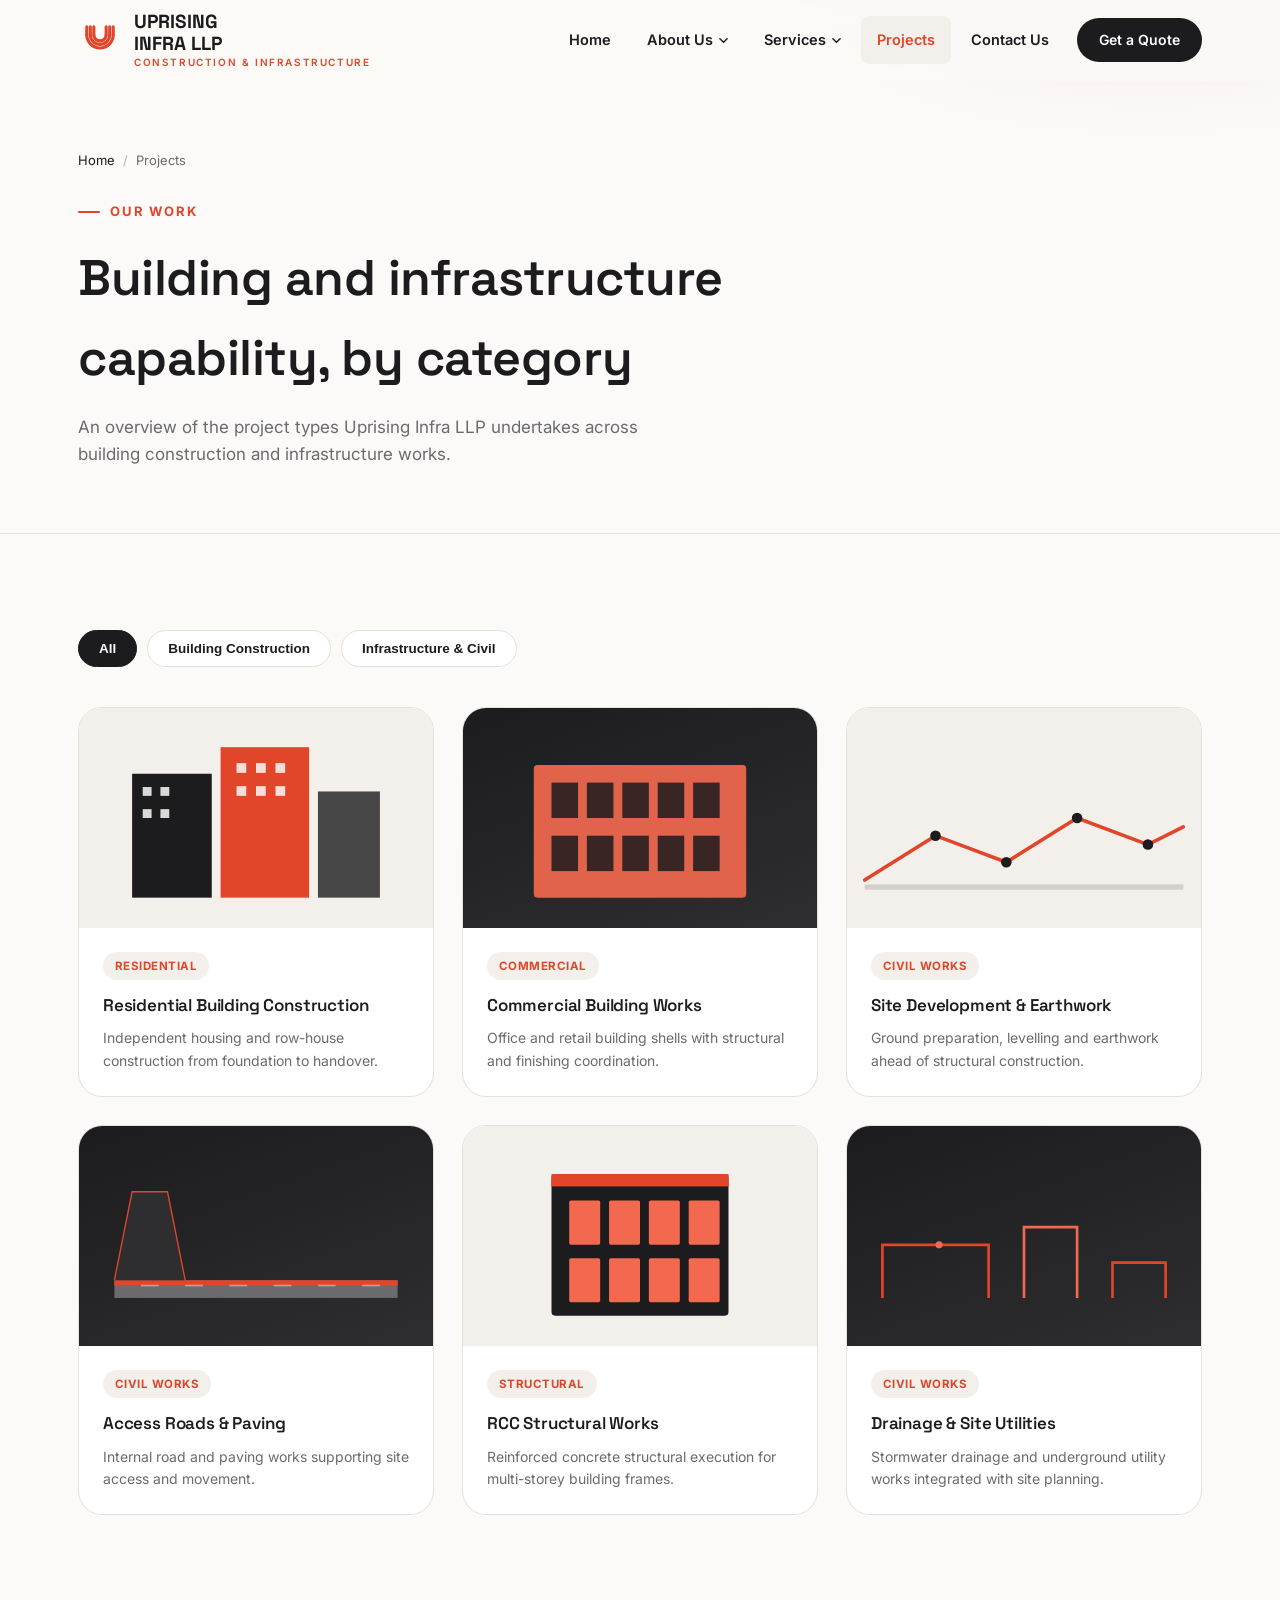
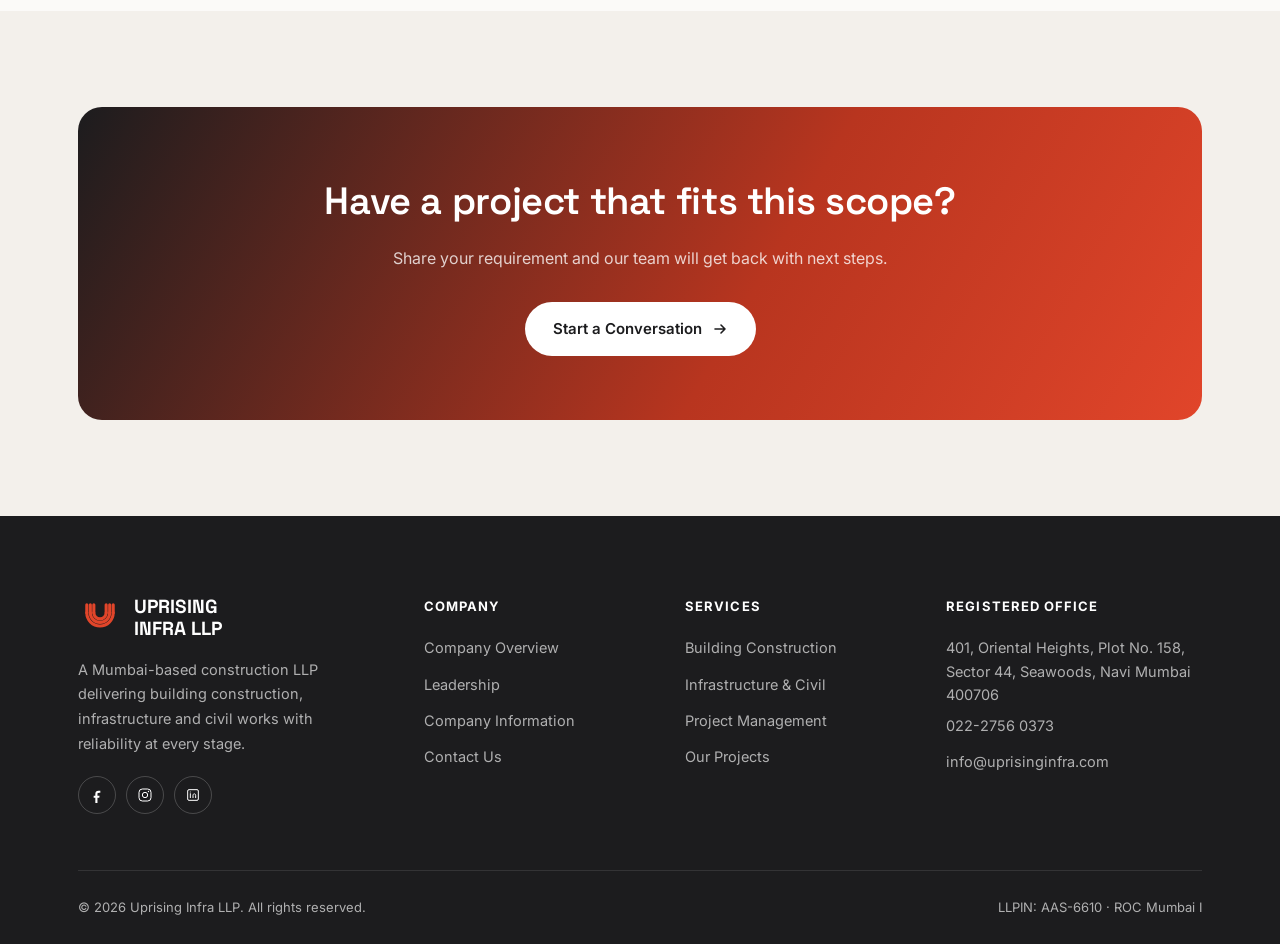
<file: projects.html>
<!DOCTYPE html>
<html lang="en">
<head>
<meta charset="UTF-8">
<meta name="viewport" content="width=device-width, initial-scale=1.0">
<title>Projects — Uprising Infra LLP</title>
<meta name="description" content="A look at the building and infrastructure project capabilities of Uprising Infra LLP.">
<link rel="preconnect" href="https://fonts.googleapis.com">
<link rel="preconnect" href="https://fonts.gstatic.com" crossorigin>
<link href="https://fonts.googleapis.com/css2?family=Space+Grotesk:wght@500;600;700&family=Inter:wght@400;500;600;700;800&display=swap" rel="stylesheet">
<link rel="stylesheet" href="css/style.css">
<style>
  .projects-grid { display: grid; grid-template-columns: repeat(3, 1fr); gap: 28px; }
  .filter-bar { display: flex; gap: 10px; margin-bottom: 40px; flex-wrap: wrap; }
  .filter-btn {
    padding: 10px 20px; border-radius: 999px; font-size: 13.5px; font-weight: 600;
    background: var(--white); border: 1.5px solid var(--line); color: var(--charcoal); cursor: pointer;
    transition: all 0.25s var(--ease);
  }
  .filter-btn:hover { border-color: var(--red); color: var(--red); }
  .filter-btn.active { background: var(--charcoal); color: var(--white); border-color: var(--charcoal); }
  .proj-item { display: block; }
  .proj-item.hidden { display: none; }
</style>
</head>
<body>

<a href="#main" class="skip-link">Skip to content</a>
<div class="loader" aria-hidden="true">
  <div class="loader-mark">
    <div class="loader-ring"><svg viewBox="0 0 100 100" fill="none"><path d="M50 12 A38 38 0 1 1 12 50" stroke="#E1452A" stroke-width="6" stroke-linecap="round"/></svg></div>
    <div class="loader-text">UPRISING INFRA</div>
  </div>
</div>

<header class="site-header">
  <div class="container nav-wrap">
    <a href="index.html" class="brand">
      <span class="brand-mark"><svg viewBox="0 0 100 100" fill="none"><path d="M20 38 A30 30 0 0 0 80 38" stroke="#E1452A" stroke-width="7" stroke-linecap="round"/><path d="M28 38 A22 22 0 0 0 72 38" stroke="#E1452A" stroke-width="7" stroke-linecap="round"/><path d="M36 38 A14 14 0 0 0 64 38" stroke="#E1452A" stroke-width="7" stroke-linecap="round"/><path d="M20 38 L20 20 M80 38 L80 20" stroke="#E1452A" stroke-width="7" stroke-linecap="round"/><path d="M28 38 L28 20 M72 38 L72 20" stroke="#E1452A" stroke-width="7" stroke-linecap="round"/><path d="M36 38 L36 20 M64 38 L64 20" stroke="#E1452A" stroke-width="7" stroke-linecap="round"/></svg></span>
      <span class="brand-text">UPRISING<br>INFRA LLP<small>Construction &amp; Infrastructure</small></span>
    </a>
    <nav class="main-nav">
      <div class="nav-item"><a href="index.html" class="nav-link">Home</a></div>
      <div class="nav-item has-dropdown">
        <a href="about.html" class="nav-link">About Us
          <svg class="chev" viewBox="0 0 10 6" fill="none"><path d="M1 1l4 4 4-4" stroke="currentColor" stroke-width="1.6" stroke-linecap="round"/></svg>
        </a>
        <div class="dropdown">
          <a href="about.html#overview"><span class="dot"></span>Company Overview</a>
          <a href="about.html#leadership"><span class="dot"></span>Leadership</a>
          <a href="about.html#credentials"><span class="dot"></span>Company Information</a>
        </div>
      </div>
      <div class="nav-item has-dropdown">
        <a href="services.html" class="nav-link">Services
          <svg class="chev" viewBox="0 0 10 6" fill="none"><path d="M1 1l4 4 4-4" stroke="currentColor" stroke-width="1.6" stroke-linecap="round"/></svg>
        </a>
        <div class="dropdown">
          <a href="services.html#building"><span class="dot"></span>Building Construction</a>
          <a href="services.html#infrastructure"><span class="dot"></span>Infrastructure &amp; Civil Works</a>
          <a href="services.html#management"><span class="dot"></span>Project Management</a>
        </div>
      </div>
      <div class="nav-item"><a href="projects.html" class="nav-link active">Projects</a></div>
      <div class="nav-item"><a href="contact.html" class="nav-link">Contact Us</a></div>
      <a href="contact.html" class="nav-cta">Get a Quote</a>
    </nav>
    <button class="nav-toggle" aria-label="Toggle menu"><span></span><span></span><span></span></button>
  </div>
</header>

<main id="main">

  <section class="page-hero">
    <div class="container">
      <div class="breadcrumb"><a href="index.html">Home</a><span class="sep">/</span><span>Projects</span></div>
      <span class="eyebrow">Our Work</span>
      <h1>Building and infrastructure capability, by category</h1>
      <p>An overview of the project types Uprising Infra LLP undertakes across building construction and infrastructure works.</p>
    </div>
  </section>

  <section class="section">
    <div class="container">
      <div class="filter-bar reveal in">
        <button class="filter-btn active" data-filter="all">All</button>
        <button class="filter-btn" data-filter="building">Building Construction</button>
        <button class="filter-btn" data-filter="infrastructure">Infrastructure &amp; Civil</button>
      </div>

      <div class="projects-grid">
        <div class="proj-item reveal in" data-cat="building">
          <div class="project-card">
            <div class="pvisual">
              <svg viewBox="0 0 400 220" xmlns="http://www.w3.org/2000/svg" style="background:var(--sand);">
                <rect x="60" y="60" width="90" height="140" fill="#1C1C1E"/>
                <rect x="160" y="30" width="100" height="170" fill="#E1452A"/>
                <rect x="270" y="80" width="70" height="120" fill="#1C1C1E" opacity="0.8"/>
                <g fill="#FBFAF8" opacity="0.85">
                  <rect x="72" y="75" width="10" height="10"/><rect x="92" y="75" width="10" height="10"/>
                  <rect x="72" y="100" width="10" height="10"/><rect x="92" y="100" width="10" height="10"/>
                  <rect x="178" y="48" width="11" height="11"/><rect x="200" y="48" width="11" height="11"/><rect x="222" y="48" width="11" height="11"/>
                  <rect x="178" y="74" width="11" height="11"/><rect x="200" y="74" width="11" height="11"/><rect x="222" y="74" width="11" height="11"/>
                </g>
              </svg>
            </div>
            <div class="pbody">
              <span class="ptag">Residential</span>
              <h4>Residential Building Construction</h4>
              <p>Independent housing and row-house construction from foundation to handover.</p>
            </div>
          </div>
        </div>

        <div class="proj-item reveal in reveal-delay-1" data-cat="building">
          <div class="project-card">
            <div class="pvisual">
              <svg viewBox="0 0 400 220" xmlns="http://www.w3.org/2000/svg" style="background:linear-gradient(160deg,#1C1C1E,#2E2E31);">
                <rect x="80" y="50" width="240" height="150" rx="4" fill="#F2694F" opacity="0.92"/>
                <g fill="#1C1C1E" opacity="0.85">
                  <rect x="100" y="70" width="30" height="40"/><rect x="140" y="70" width="30" height="40"/>
                  <rect x="180" y="70" width="30" height="40"/><rect x="220" y="70" width="30" height="40"/><rect x="260" y="70" width="30" height="40"/>
                  <rect x="100" y="130" width="30" height="40"/><rect x="140" y="130" width="30" height="40"/>
                  <rect x="180" y="130" width="30" height="40"/><rect x="220" y="130" width="30" height="40"/><rect x="260" y="130" width="30" height="40"/>
                </g>
              </svg>
            </div>
            <div class="pbody">
              <span class="ptag">Commercial</span>
              <h4>Commercial Building Works</h4>
              <p>Office and retail building shells with structural and finishing coordination.</p>
            </div>
          </div>
        </div>

        <div class="proj-item reveal in reveal-delay-2" data-cat="infrastructure">
          <div class="project-card">
            <div class="pvisual">
              <svg viewBox="0 0 400 220" xmlns="http://www.w3.org/2000/svg" style="background:var(--sand);">
                <path d="M20 180 L100 130 L180 160 L260 110 L340 140 L380 120" stroke="#E1452A" stroke-width="4" fill="none" stroke-linecap="round"/>
                <g fill="#1C1C1E">
                  <circle cx="100" cy="130" r="6"/><circle cx="180" cy="160" r="6"/><circle cx="260" cy="110" r="6"/><circle cx="340" cy="140" r="6"/>
                </g>
                <rect x="20" y="185" width="360" height="6" fill="#1C1C1E" opacity="0.15"/>
              </svg>
            </div>
            <div class="pbody">
              <span class="ptag">Civil Works</span>
              <h4>Site Development &amp; Earthwork</h4>
              <p>Ground preparation, levelling and earthwork ahead of structural construction.</p>
            </div>
          </div>
        </div>

        <div class="proj-item reveal in" data-cat="infrastructure">
          <div class="project-card">
            <div class="pvisual">
              <svg viewBox="0 0 400 220" xmlns="http://www.w3.org/2000/svg" style="background:linear-gradient(160deg,#1C1C1E,#2E2E31);">
                <rect x="40" y="160" width="320" height="20" fill="#6B6B6E"/>
                <rect x="40" y="160" width="320" height="6" fill="#E1452A"/>
                <g stroke="#FBFAF8" stroke-width="2" opacity="0.4">
                  <line x1="70" y1="166" x2="90" y2="166"/><line x1="120" y1="166" x2="140" y2="166"/>
                  <line x1="170" y1="166" x2="190" y2="166"/><line x1="220" y1="166" x2="240" y2="166"/>
                  <line x1="270" y1="166" x2="290" y2="166"/><line x1="320" y1="166" x2="340" y2="166"/>
                </g>
                <path d="M40 160 L60 60 L100 60 L120 160" fill="#2E2E31" stroke="#E1452A" stroke-width="1.5"/>
              </svg>
            </div>
            <div class="pbody">
              <span class="ptag">Civil Works</span>
              <h4>Access Roads &amp; Paving</h4>
              <p>Internal road and paving works supporting site access and movement.</p>
            </div>
          </div>
        </div>

        <div class="proj-item reveal in reveal-delay-1" data-cat="building">
          <div class="project-card">
            <div class="pvisual">
              <svg viewBox="0 0 400 220" xmlns="http://www.w3.org/2000/svg" style="background:var(--sand);">
                <rect x="100" y="40" width="200" height="160" rx="4" fill="#1C1C1E"/>
                <rect x="100" y="40" width="200" height="14" fill="#E1452A"/>
                <g fill="#F2694F">
                  <rect x="120" y="70" width="35" height="50" rx="2"/><rect x="165" y="70" width="35" height="50" rx="2"/>
                  <rect x="210" y="70" width="35" height="50" rx="2"/><rect x="255" y="70" width="35" height="50" rx="2"/>
                  <rect x="120" y="135" width="35" height="50" rx="2"/><rect x="165" y="135" width="35" height="50" rx="2"/>
                  <rect x="210" y="135" width="35" height="50" rx="2"/><rect x="255" y="135" width="35" height="50" rx="2"/>
                </g>
              </svg>
            </div>
            <div class="pbody">
              <span class="ptag">Structural</span>
              <h4>RCC Structural Works</h4>
              <p>Reinforced concrete structural execution for multi-storey building frames.</p>
            </div>
          </div>
        </div>

        <div class="proj-item reveal in reveal-delay-2" data-cat="infrastructure">
          <div class="project-card">
            <div class="pvisual">
              <svg viewBox="0 0 400 220" xmlns="http://www.w3.org/2000/svg" style="background:linear-gradient(160deg,#1C1C1E,#2E2E31);">
                <path d="M40 180 V120 H160 V180" stroke="#E1452A" stroke-width="3" fill="none"/>
                <path d="M200 180 V100 H260 V180" stroke="#F2694F" stroke-width="3" fill="none"/>
                <path d="M300 180 V140 H360 V180" stroke="#E1452A" stroke-width="3" fill="none"/>
                <circle r="4" fill="#F2694F">
                  <animateMotion dur="5s" repeatCount="indefinite" path="M40 120 H160 M200 100 H260 M300 140 H360"/>
                </circle>
              </svg>
            </div>
            <div class="pbody">
              <span class="ptag">Civil Works</span>
              <h4>Drainage &amp; Site Utilities</h4>
              <p>Stormwater drainage and underground utility works integrated with site planning.</p>
            </div>
          </div>
        </div>
      </div>
    </div>
  </section>

  <section class="section section-sand">
    <div class="container">
      <div class="cta-band reveal in">
        <h2>Have a project that fits this scope?</h2>
        <p>Share your requirement and our team will get back with next steps.</p>
        <div class="cta-actions">
          <a href="contact.html" class="btn btn-light"><span>Start a Conversation</span>
            <svg class="arrow" viewBox="0 0 16 16" fill="none"><path d="M3 8h10M9 4l4 4-4 4" stroke="#1C1C1E" stroke-width="1.6" stroke-linecap="round" stroke-linejoin="round"/></svg>
          </a>
        </div>
      </div>
    </div>
  </section>

</main>

<footer class="site-footer">
  <div class="container">
    <div class="footer-grid">
      <div class="footer-brand">
        <a href="index.html" class="brand">
          <span class="brand-mark"><svg viewBox="0 0 100 100" fill="none"><path d="M20 38 A30 30 0 0 0 80 38" stroke="#E1452A" stroke-width="7" stroke-linecap="round"/><path d="M28 38 A22 22 0 0 0 72 38" stroke="#E1452A" stroke-width="7" stroke-linecap="round"/><path d="M36 38 A14 14 0 0 0 64 38" stroke="#E1452A" stroke-width="7" stroke-linecap="round"/><path d="M20 38 L20 20 M80 38 L80 20" stroke="#E1452A" stroke-width="7" stroke-linecap="round"/><path d="M28 38 L28 20 M72 38 L72 20" stroke="#E1452A" stroke-width="7" stroke-linecap="round"/><path d="M36 38 L36 20 M64 38 L64 20" stroke="#E1452A" stroke-width="7" stroke-linecap="round"/></svg></span>
          <span class="brand-text">UPRISING<br>INFRA LLP</span>
        </a>
        <p>A Mumbai-based construction LLP delivering building construction, infrastructure and civil works with reliability at every stage.</p>
        <div class="footer-social">
          <a href="#" aria-label="Facebook"><svg viewBox="0 0 24 24" fill="none"><path d="M15 8.5h2V5.6c-.34-.05-1.5-.15-2.86-.15-2.84 0-4.64 1.73-4.64 4.9V13H7v3h2.5v8h3.2v-8h2.7l.4-3h-3.1V10.5c0-.87.23-1.47 1.5-1.47z" fill="white"/></svg></a>
          <a href="#" aria-label="Instagram"><svg viewBox="0 0 24 24" fill="none"><rect x="3" y="3" width="18" height="18" rx="5" stroke="white" stroke-width="1.5"/><circle cx="12" cy="12" r="4" stroke="white" stroke-width="1.5"/><circle cx="17.2" cy="6.8" r="1" fill="white"/></svg></a>
          <a href="#" aria-label="LinkedIn"><svg viewBox="0 0 24 24" fill="none"><rect x="4" y="4" width="16" height="16" rx="2" stroke="white" stroke-width="1.5"/><path d="M8 10v6M8 7.5v.01M12 16v-3.5c0-1.5 1-2.2 2-2.2s2 .7 2 2.2V16" stroke="white" stroke-width="1.5" stroke-linecap="round"/></svg></a>
        </div>
      </div>
      <div class="footer-col">
        <h5>Company</h5>
        <a href="about.html#overview">Company Overview</a>
        <a href="about.html#leadership">Leadership</a>
        <a href="about.html#credentials">Company Information</a>
        <a href="contact.html">Contact Us</a>
      </div>
      <div class="footer-col">
        <h5>Services</h5>
        <a href="services.html#building">Building Construction</a>
        <a href="services.html#infrastructure">Infrastructure &amp; Civil</a>
        <a href="services.html#management">Project Management</a>
        <a href="projects.html">Our Projects</a>
      </div>
      <div class="footer-col">
        <h5>Registered Office</h5>
        <a href="contact.html" style="margin-bottom:8px;">401, Oriental Heights, Plot No. 158, Sector 44, Seawoods, Navi Mumbai 400706</a>
        <a href="tel:02227560373">022-2756 0373</a>
        <a href="mailto:info@uprisinginfra.com">info@uprisinginfra.com</a>
      </div>
    </div>
    <div class="footer-bottom">
      <span>© 2026 Uprising Infra LLP. All rights reserved.</span>
      <span>LLPIN: AAS-6610 · ROC Mumbai I</span>
    </div>
  </div>
</footer>

<button class="to-top" aria-label="Back to top"><svg viewBox="0 0 16 16" fill="none"><path d="M8 13V3M3 7l5-5 5 5" stroke="currentColor" stroke-width="1.8" stroke-linecap="round" stroke-linejoin="round"/></svg></button>

<script src="js/main.js"></script>
<script>
  (function() {
    const filterBtns = document.querySelectorAll('.filter-btn');
    const items = document.querySelectorAll('.proj-item');
    filterBtns.forEach(btn => {
      btn.addEventListener('click', () => {
        filterBtns.forEach(b => b.classList.remove('active'));
        btn.classList.add('active');
        const filter = btn.dataset.filter;
        items.forEach(item => {
          if (filter === 'all' || item.dataset.cat === filter) {
            item.classList.remove('hidden');
          } else {
            item.classList.add('hidden');
          }
        });
      });
    });
  })();
</script>
</body>
</html>
</file>
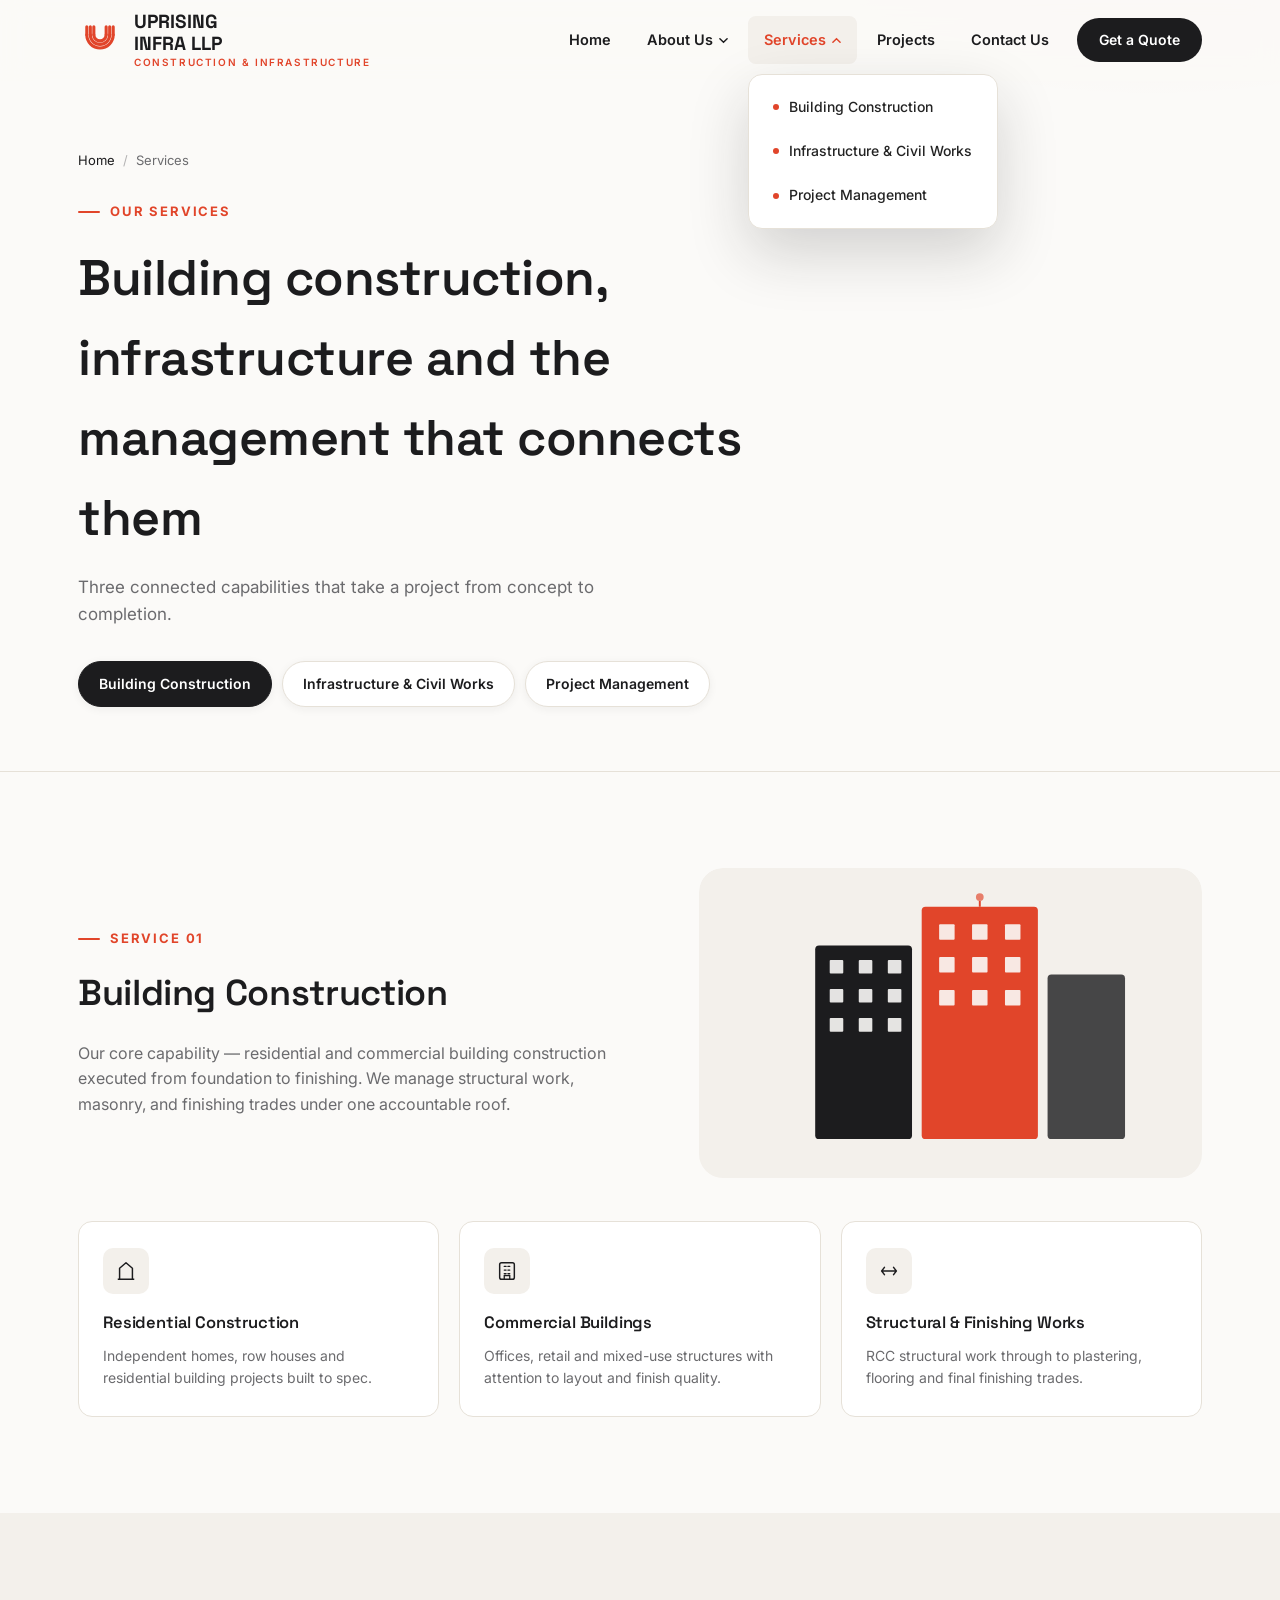
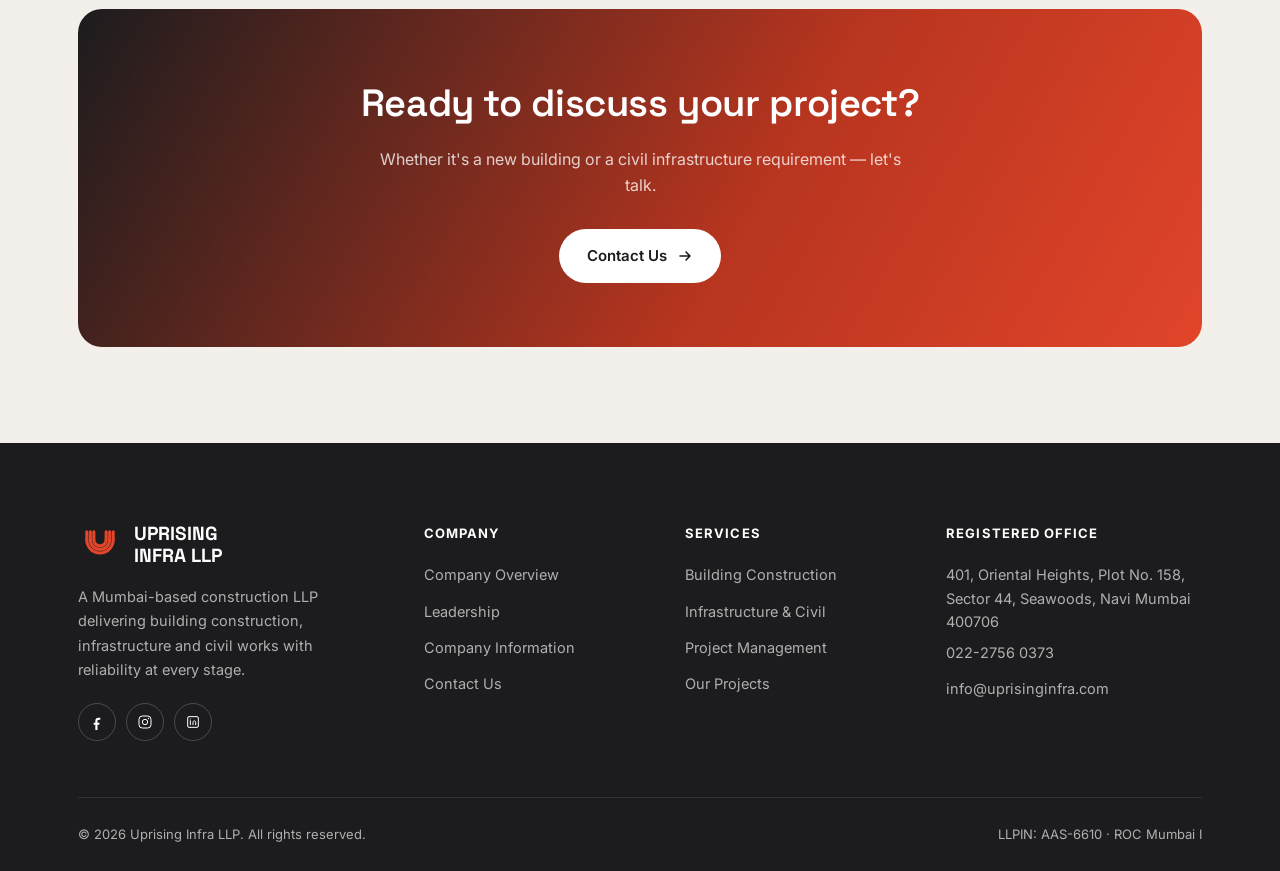
<file: services.html>
<!DOCTYPE html>
<html lang="en">
<head>
<meta charset="UTF-8">
<meta name="viewport" content="width=device-width, initial-scale=1.0">
<title>Services — Building &amp; Infrastructure Construction | Uprising Infra LLP</title>
<meta name="description" content="Uprising Infra LLP offers Building Construction, Infrastructure & Civil Works, and Project Management services.">
<link rel="preconnect" href="https://fonts.googleapis.com">
<link rel="preconnect" href="https://fonts.gstatic.com" crossorigin>
<link href="https://fonts.googleapis.com/css2?family=Space+Grotesk:wght@500;600;700&family=Inter:wght@400;500;600;700;800&display=swap" rel="stylesheet">
<link rel="stylesheet" href="css/style.css">
<style>
  .svc-tabs-content { display: none; }
  .svc-tabs-content.active { display: block; }
  .capability-card {
    background: var(--white); border: 1px solid var(--line); border-radius: var(--radius-m);
    padding: 26px 24px; transition: transform 0.35s var(--ease), box-shadow 0.35s var(--ease), border-color 0.35s var(--ease);
  }
  .capability-card:hover { transform: translateY(-6px); box-shadow: var(--shadow-md); border-color: transparent; }
  .capability-card .cico { width: 46px; height: 46px; border-radius: 10px; background: var(--sand); display:flex; align-items:center; justify-content:center; margin-bottom:16px; transition: background 0.3s var(--ease); }
  .capability-card:hover .cico { background: var(--charcoal); }
  .capability-card .cico svg { width: 22px; height: 22px; stroke: var(--charcoal); transition: stroke 0.3s var(--ease); }
  .capability-card:hover .cico svg { stroke: var(--red-light); }
  .capability-card h4 { font-size: 16.5px; margin-bottom: 8px; }
  .capability-card p { font-size: 14px; color: var(--ink-soft); margin: 0; line-height: 1.6; }
  .capability-grid { display: grid; grid-template-columns: repeat(3, 1fr); gap: 20px; margin-top: 36px; }
  .deliverable-row { display: flex; align-items: center; gap: 18px; padding: 20px 0; border-bottom: 1px solid var(--line); }
  .deliverable-row:first-child { padding-top: 0; }
  .deliverable-row .idx { font-family: var(--font-display); font-size: 20px; font-weight: 700; color: var(--line); width: 40px; flex-shrink:0; transition: color 0.3s var(--ease); }
  .deliverable-row:hover .idx { color: var(--red); }
  .deliverable-row h4 { font-size: 16.5px; margin: 0; }
</style>
</head>
<body>

<a href="#main" class="skip-link">Skip to content</a>
<div class="loader" aria-hidden="true">
  <div class="loader-mark">
    <div class="loader-ring"><svg viewBox="0 0 100 100" fill="none"><path d="M50 12 A38 38 0 1 1 12 50" stroke="#E1452A" stroke-width="6" stroke-linecap="round"/></svg></div>
    <div class="loader-text">UPRISING INFRA</div>
  </div>
</div>

<header class="site-header">
  <div class="container nav-wrap">
    <a href="index.html" class="brand">
      <span class="brand-mark"><svg viewBox="0 0 100 100" fill="none"><path d="M20 38 A30 30 0 0 0 80 38" stroke="#E1452A" stroke-width="7" stroke-linecap="round"/><path d="M28 38 A22 22 0 0 0 72 38" stroke="#E1452A" stroke-width="7" stroke-linecap="round"/><path d="M36 38 A14 14 0 0 0 64 38" stroke="#E1452A" stroke-width="7" stroke-linecap="round"/><path d="M20 38 L20 20 M80 38 L80 20" stroke="#E1452A" stroke-width="7" stroke-linecap="round"/><path d="M28 38 L28 20 M72 38 L72 20" stroke="#E1452A" stroke-width="7" stroke-linecap="round"/><path d="M36 38 L36 20 M64 38 L64 20" stroke="#E1452A" stroke-width="7" stroke-linecap="round"/></svg></span>
      <span class="brand-text">UPRISING<br>INFRA LLP<small>Construction &amp; Infrastructure</small></span>
    </a>
    <nav class="main-nav">
      <div class="nav-item"><a href="index.html" class="nav-link">Home</a></div>
      <div class="nav-item has-dropdown">
        <a href="about.html" class="nav-link">About Us
          <svg class="chev" viewBox="0 0 10 6" fill="none"><path d="M1 1l4 4 4-4" stroke="currentColor" stroke-width="1.6" stroke-linecap="round"/></svg>
        </a>
        <div class="dropdown">
          <a href="about.html#overview"><span class="dot"></span>Company Overview</a>
          <a href="about.html#leadership"><span class="dot"></span>Leadership</a>
          <a href="about.html#credentials"><span class="dot"></span>Company Information</a>
        </div>
      </div>
      <div class="nav-item has-dropdown open">
        <a href="services.html" class="nav-link active">Services
          <svg class="chev" viewBox="0 0 10 6" fill="none"><path d="M1 1l4 4 4-4" stroke="currentColor" stroke-width="1.6" stroke-linecap="round"/></svg>
        </a>
        <div class="dropdown">
          <a href="services.html#building" class="tab-link" data-tab="building"><span class="dot"></span>Building Construction</a>
          <a href="services.html#infrastructure" class="tab-link" data-tab="infrastructure"><span class="dot"></span>Infrastructure &amp; Civil Works</a>
          <a href="services.html#management" class="tab-link" data-tab="management"><span class="dot"></span>Project Management</a>
        </div>
      </div>
      <div class="nav-item"><a href="projects.html" class="nav-link">Projects</a></div>
      <div class="nav-item"><a href="contact.html" class="nav-link">Contact Us</a></div>
      <a href="contact.html" class="nav-cta">Get a Quote</a>
    </nav>
    <button class="nav-toggle" aria-label="Toggle menu"><span></span><span></span><span></span></button>
  </div>
</header>

<main id="main">

  <section class="page-hero">
    <div class="container">
      <div class="breadcrumb"><a href="index.html">Home</a><span class="sep">/</span><span>Services</span></div>
      <span class="eyebrow">Our Services</span>
      <h1>Building construction, infrastructure and the management that connects them</h1>
      <p>Three connected capabilities that take a project from concept to completion.</p>
      <nav class="subnav" aria-label="Services sub-sections">
        <a href="services.html#building" class="tab-link" data-tab="building">Building Construction</a>
        <a href="services.html#infrastructure" class="tab-link" data-tab="infrastructure">Infrastructure &amp; Civil Works</a>
        <a href="services.html#management" class="tab-link" data-tab="management">Project Management</a>
      </nav>
    </div>
  </section>

  <!-- ===================== BUILDING CONSTRUCTION ===================== -->
  <section class="svc-tabs-content" id="tab-building">
    <div class="section">
      <div class="container">
        <div class="split">
          <div class="reveal in">
            <span class="eyebrow">Service 01</span>
            <h2>Building Construction</h2>
            <p>Our core capability — residential and commercial building construction executed from foundation to finishing. We manage structural work, masonry, and finishing trades under one accountable roof.</p>
          </div>
          <div class="split-visual reveal in reveal-delay-1">
            <svg viewBox="0 0 520 320" xmlns="http://www.w3.org/2000/svg" style="width:100%;height:100%;background:var(--sand);border-radius:24px;">
              <rect x="120" y="80" width="100" height="200" rx="4" fill="#1C1C1E"/>
              <rect x="230" y="40" width="120" height="240" rx="4" fill="#E1452A"/>
              <rect x="360" y="110" width="80" height="170" rx="4" fill="#1C1C1E" opacity="0.8"/>
              <g fill="#FBFAF8" opacity="0.9">
                <rect x="135" y="95" width="14" height="14" rx="1"/><rect x="165" y="95" width="14" height="14" rx="1"/><rect x="195" y="95" width="14" height="14" rx="1"/>
                <rect x="135" y="125" width="14" height="14" rx="1"/><rect x="165" y="125" width="14" height="14" rx="1"/><rect x="195" y="125" width="14" height="14" rx="1"/>
                <rect x="135" y="155" width="14" height="14" rx="1"/><rect x="165" y="155" width="14" height="14" rx="1"/><rect x="195" y="155" width="14" height="14" rx="1"/>
                <rect x="248" y="58" width="16" height="16" rx="1"/><rect x="282" y="58" width="16" height="16" rx="1"/><rect x="316" y="58" width="16" height="16" rx="1"/>
                <rect x="248" y="92" width="16" height="16" rx="1"/><rect x="282" y="92" width="16" height="16" rx="1"/><rect x="316" y="92" width="16" height="16" rx="1"/>
                <rect x="248" y="126" width="16" height="16" rx="1"/><rect x="282" y="126" width="16" height="16" rx="1"/><rect x="316" y="126" width="16" height="16" rx="1"/>
              </g>
              <circle cx="290" cy="30" r="4" fill="#E1452A"><animate attributeName="opacity" values="1;0.3;1" dur="1.8s" repeatCount="indefinite"/></circle>
              <line x1="290" y1="34" x2="290" y2="40" stroke="#E1452A" stroke-width="2"/>
            </svg>
          </div>
        </div>

        <div class="capability-grid reveal in">
          <div class="capability-card">
            <div class="cico"><svg viewBox="0 0 24 24" fill="none"><path d="M3 21h18M5 21V9l7-6 7 6v12" stroke-width="1.6" stroke-linejoin="round"/></svg></div>
            <h4>Residential Construction</h4>
            <p>Independent homes, row houses and residential building projects built to spec.</p>
          </div>
          <div class="capability-card">
            <div class="cico"><svg viewBox="0 0 24 24" fill="none"><rect x="4" y="3" width="16" height="18" rx="2" stroke-width="1.6"/><path d="M9 21v-4h6v4M9 7h2M13 7h2M9 11h2M13 11h2M9 15h2M13 15h2" stroke-width="1.4" stroke-linecap="round"/></svg></div>
            <h4>Commercial Buildings</h4>
            <p>Offices, retail and mixed-use structures with attention to layout and finish quality.</p>
          </div>
          <div class="capability-card">
            <div class="cico"><svg viewBox="0 0 24 24" fill="none"><path d="M4 12h16M4 12l3-4M4 12l3 4M20 12l-3-4M20 12l-3 4" stroke-width="1.6" stroke-linecap="round" stroke-linejoin="round"/></svg></div>
            <h4>Structural &amp; Finishing Works</h4>
            <p>RCC structural work through to plastering, flooring and final finishing trades.</p>
          </div>
        </div>
      </div>
    </div>
  </section>

  <!-- ===================== INFRASTRUCTURE & CIVIL ===================== -->
  <section class="svc-tabs-content" id="tab-infrastructure">
    <div class="section">
      <div class="container">
        <div class="split reverse">
          <div class="reveal in">
            <span class="eyebrow">Service 02</span>
            <h2>Infrastructure &amp; Civil Works</h2>
            <p>Beyond buildings, we undertake civil and infrastructure works that prepare and support a site — from earthwork to the supporting structures that buildings rely on.</p>
            <ul class="check-list">
              <li><span class="check"><svg viewBox="0 0 16 16" fill="none"><path d="M3 8l4 4 6-8" stroke-width="1.8" stroke-linecap="round" stroke-linejoin="round"/></svg></span>Site development &amp; earthwork</li>
              <li><span class="check"><svg viewBox="0 0 16 16" fill="none"><path d="M3 8l4 4 6-8" stroke-width="1.8" stroke-linecap="round" stroke-linejoin="round"/></svg></span>Civil &amp; structural support works</li>
              <li><span class="check"><svg viewBox="0 0 16 16" fill="none"><path d="M3 8l4 4 6-8" stroke-width="1.8" stroke-linecap="round" stroke-linejoin="round"/></svg></span>Boundary walls, paving &amp; access roads</li>
              <li><span class="check"><svg viewBox="0 0 16 16" fill="none"><path d="M3 8l4 4 6-8" stroke-width="1.8" stroke-linecap="round" stroke-linejoin="round"/></svg></span>Drainage &amp; site utility works</li>
            </ul>
          </div>
          <div class="split-visual reveal in reveal-delay-1">
            <svg viewBox="0 0 520 320" xmlns="http://www.w3.org/2000/svg" style="width:100%;height:100%;background:linear-gradient(160deg,#1C1C1E,#2E2E31);border-radius:24px;">
              <g stroke="#E1452A" stroke-width="1" opacity="0.2">
                <line x1="0" y1="60" x2="520" y2="60"/><line x1="0" y1="160" x2="520" y2="160"/><line x1="0" y1="260" x2="520" y2="260"/>
              </g>
              <path d="M40 260 L120 200 L220 240 L320 180 L420 220 L480 190" stroke="#E1452A" stroke-width="3" fill="none" stroke-linecap="round"/>
              <g fill="#E1452A">
                <circle cx="120" cy="200" r="5"/><circle cx="220" cy="240" r="5"/><circle cx="320" cy="180" r="5"/><circle cx="420" cy="220" r="5"/>
              </g>
              <!-- excavator silhouette -->
              <g transform="translate(150,140)" opacity="0.9">
                <rect x="-20" y="20" width="60" height="24" rx="4" fill="#F2694F"/>
                <circle cx="-10" cy="50" r="10" fill="#1C1C1E" stroke="#F2694F" stroke-width="2"/>
                <circle cx="30" cy="50" r="10" fill="#1C1C1E" stroke="#F2694F" stroke-width="2"/>
                <path d="M0 20 L-10 -20 L20 -10" stroke="#F2694F" stroke-width="4" fill="none" stroke-linecap="round"/>
                <path d="M20 -10 L35 5" stroke="#F2694F" stroke-width="4" stroke-linecap="round"/>
              </g>
            </svg>
          </div>
        </div>
      </div>
    </div>
  </section>

  <!-- ===================== PROJECT MANAGEMENT ===================== -->
  <section class="svc-tabs-content" id="tab-management">
    <div class="section">
      <div class="container">
        <div class="split">
          <div class="reveal in">
            <span class="eyebrow">Service 03</span>
            <h2>Project Management</h2>
            <p>Construction succeeds or fails on coordination. We manage scheduling, vendor and material flow, and site supervision so building and infrastructure work move forward without surprises.</p>
          </div>
          <div class="split-visual reveal in reveal-delay-1">
            <svg viewBox="0 0 520 320" xmlns="http://www.w3.org/2000/svg" style="width:100%;height:100%;background:var(--sand);border-radius:24px;">
              <rect x="60" y="60" width="400" height="200" rx="14" fill="white" stroke="var(--line)" stroke-width="1.5"/>
              <circle cx="260" cy="160" r="68" fill="none" stroke="#1C1C1E" stroke-width="10" stroke-dasharray="280 147" stroke-linecap="round" transform="rotate(-90 260 160)"/>
              <circle cx="260" cy="160" r="68" fill="none" stroke="#E1452A" stroke-width="10" stroke-dasharray="65 362" stroke-linecap="round" transform="rotate(60 260 160)"/>
              <text x="260" y="155" text-anchor="middle" font-family="sans-serif" font-size="26" font-weight="700" fill="#1C1C1E">On Track</text>
              <text x="260" y="178" text-anchor="middle" font-family="sans-serif" font-size="11" fill="#6B6B6E">Project Timeline</text>
              <rect x="90" y="90" width="10" height="10" rx="2" fill="#1C1C1E"/>
              <text x="106" y="99" font-family="sans-serif" font-size="11" fill="#6B6B6E">Completed Milestones</text>
              <rect x="90" y="108" width="10" height="10" rx="2" fill="#E1452A"/>
              <text x="106" y="117" font-family="sans-serif" font-size="11" fill="#6B6B6E">In Progress</text>
            </svg>
          </div>
        </div>

        <div class="mt-lg reveal in" style="margin-top:48px;">
          <div class="deliverable-row"><span class="idx">01</span><h4>Project Planning &amp; Scheduling</h4></div>
          <div class="deliverable-row"><span class="idx">02</span><h4>Vendor &amp; Material Coordination</h4></div>
          <div class="deliverable-row"><span class="idx">03</span><h4>On-Site Supervision &amp; Quality Checks</h4></div>
          <div class="deliverable-row" style="border-bottom:none;"><span class="idx">04</span><h4>Handover Documentation &amp; Support</h4></div>
        </div>
      </div>
    </div>
  </section>

  <section class="section section-sand">
    <div class="container">
      <div class="cta-band reveal in">
        <h2>Ready to discuss your project?</h2>
        <p>Whether it's a new building or a civil infrastructure requirement — let's talk.</p>
        <div class="cta-actions">
          <a href="contact.html" class="btn btn-light"><span>Contact Us</span>
            <svg class="arrow" viewBox="0 0 16 16" fill="none"><path d="M3 8h10M9 4l4 4-4 4" stroke="#1C1C1E" stroke-width="1.6" stroke-linecap="round" stroke-linejoin="round"/></svg>
          </a>
        </div>
      </div>
    </div>
  </section>

</main>

<footer class="site-footer">
  <div class="container">
    <div class="footer-grid">
      <div class="footer-brand">
        <a href="index.html" class="brand">
          <span class="brand-mark"><svg viewBox="0 0 100 100" fill="none"><path d="M20 38 A30 30 0 0 0 80 38" stroke="#E1452A" stroke-width="7" stroke-linecap="round"/><path d="M28 38 A22 22 0 0 0 72 38" stroke="#E1452A" stroke-width="7" stroke-linecap="round"/><path d="M36 38 A14 14 0 0 0 64 38" stroke="#E1452A" stroke-width="7" stroke-linecap="round"/><path d="M20 38 L20 20 M80 38 L80 20" stroke="#E1452A" stroke-width="7" stroke-linecap="round"/><path d="M28 38 L28 20 M72 38 L72 20" stroke="#E1452A" stroke-width="7" stroke-linecap="round"/><path d="M36 38 L36 20 M64 38 L64 20" stroke="#E1452A" stroke-width="7" stroke-linecap="round"/></svg></span>
          <span class="brand-text">UPRISING<br>INFRA LLP</span>
        </a>
        <p>A Mumbai-based construction LLP delivering building construction, infrastructure and civil works with reliability at every stage.</p>
        <div class="footer-social">
          <a href="#" aria-label="Facebook"><svg viewBox="0 0 24 24" fill="none"><path d="M15 8.5h2V5.6c-.34-.05-1.5-.15-2.86-.15-2.84 0-4.64 1.73-4.64 4.9V13H7v3h2.5v8h3.2v-8h2.7l.4-3h-3.1V10.5c0-.87.23-1.47 1.5-1.47z" fill="white"/></svg></a>
          <a href="#" aria-label="Instagram"><svg viewBox="0 0 24 24" fill="none"><rect x="3" y="3" width="18" height="18" rx="5" stroke="white" stroke-width="1.5"/><circle cx="12" cy="12" r="4" stroke="white" stroke-width="1.5"/><circle cx="17.2" cy="6.8" r="1" fill="white"/></svg></a>
          <a href="#" aria-label="LinkedIn"><svg viewBox="0 0 24 24" fill="none"><rect x="4" y="4" width="16" height="16" rx="2" stroke="white" stroke-width="1.5"/><path d="M8 10v6M8 7.5v.01M12 16v-3.5c0-1.5 1-2.2 2-2.2s2 .7 2 2.2V16" stroke="white" stroke-width="1.5" stroke-linecap="round"/></svg></a>
        </div>
      </div>
      <div class="footer-col">
        <h5>Company</h5>
        <a href="about.html#overview">Company Overview</a>
        <a href="about.html#leadership">Leadership</a>
        <a href="about.html#credentials">Company Information</a>
        <a href="contact.html">Contact Us</a>
      </div>
      <div class="footer-col">
        <h5>Services</h5>
        <a href="services.html#building">Building Construction</a>
        <a href="services.html#infrastructure">Infrastructure &amp; Civil</a>
        <a href="services.html#management">Project Management</a>
        <a href="projects.html">Our Projects</a>
      </div>
      <div class="footer-col">
        <h5>Registered Office</h5>
        <a href="contact.html" style="margin-bottom:8px;">401, Oriental Heights, Plot No. 158, Sector 44, Seawoods, Navi Mumbai 400706</a>
        <a href="tel:02227560373">022-2756 0373</a>
        <a href="mailto:info@uprisinginfra.com">info@uprisinginfra.com</a>
      </div>
    </div>
    <div class="footer-bottom">
      <span>© 2026 Uprising Infra LLP. All rights reserved.</span>
      <span>LLPIN: AAS-6610 · ROC Mumbai I</span>
    </div>
  </div>
</footer>

<button class="to-top" aria-label="Back to top"><svg viewBox="0 0 16 16" fill="none"><path d="M8 13V3M3 7l5-5 5 5" stroke="currentColor" stroke-width="1.8" stroke-linecap="round" stroke-linejoin="round"/></svg></button>

<script src="js/main.js"></script>
<script>
  (function() {
    const tabs = document.querySelectorAll('.svc-tabs-content');
    const tabLinks = document.querySelectorAll('.tab-link');
    const subnavLinks = document.querySelectorAll('.subnav .tab-link');

    function activate(tabName) {
      tabs.forEach(t => t.classList.remove('active'));
      const target = document.getElementById('tab-' + tabName);
      if (target) target.classList.add('active');
      subnavLinks.forEach(l => l.classList.toggle('active', l.dataset.tab === tabName));
      target?.querySelectorAll('.reveal').forEach(el => el.classList.add('in'));
    }

    function getTabFromHash() {
      const hash = window.location.hash.replace('#', '');
      return ['building', 'infrastructure', 'management'].includes(hash) ? hash : 'building';
    }

    tabLinks.forEach(link => {
      link.addEventListener('click', () => {
        const tabName = link.dataset.tab;
        if (tabName) {
          history.pushState(null, '', '#' + tabName);
          activate(tabName);
          window.scrollTo({ top: document.querySelector('.page-hero').offsetHeight - 40, behavior: 'smooth' });
        }
      });
    });

    window.addEventListener('hashchange', () => activate(getTabFromHash()));
    activate(getTabFromHash());
  })();
</script>
</body>
</html>
</file>
<file: css/style.css>
/* ============================================
   UPRISING INFRA LLP — DESIGN SYSTEM
   Palette: Brand Red (from logo) / Charcoal / Warm white
   Type: Space Grotesk (display) + Inter (body)
   Signature: concentric-arch motif echoing the logo mark
   ============================================ */

:root {
  --red: #E1452A;
  --red-dark: #B8351F;
  --red-light: #F2694F;
  --charcoal: #1C1C1E;
  --charcoal-soft: #2E2E31;
  --ink: #232323;
  --ink-soft: #6B6B6E;
  --white: #ffffff;
  --warm-white: #FBFAF8;
  --sand: #F3F0EB;
  --line: #E6E1D8;

  --font-display: "Space Grotesk", sans-serif;
  --font-body: "Inter", sans-serif;

  --container: 1180px;
  --radius-s: 8px;
  --radius-m: 14px;
  --radius-l: 24px;

  --shadow-sm: 0 2px 10px rgba(28, 28, 30, 0.06);
  --shadow-md: 0 12px 32px rgba(28, 28, 30, 0.10);
  --shadow-lg: 0 24px 60px rgba(28, 28, 30, 0.18);

  --ease: cubic-bezier(0.16, 1, 0.3, 1);
}

@media (prefers-reduced-motion: reduce) {
  *, *::before, *::after {
    animation-duration: 0.001ms !important;
    animation-iteration-count: 1 !important;
    transition-duration: 0.001ms !important;
    scroll-behavior: auto !important;
  }
}

* { margin: 0; padding: 0; box-sizing: border-box; }
html { scroll-behavior: smooth; }

body {
  font-family: var(--font-body);
  color: var(--ink);
  background: var(--warm-white);
  line-height: 1.6;
  overflow-x: hidden;
  -webkit-font-smoothing: antialiased;
}

img { max-width: 100%; display: block; }
a { color: inherit; text-decoration: none; }

.container { max-width: var(--container); margin: 0 auto; padding: 0 28px; }

h1, h2, h3, h4 {
  font-family: var(--font-display);
  color: var(--charcoal);
  font-weight: 600;
  letter-spacing: -0.01em;
}

.eyebrow {
  font-size: 13px;
  font-weight: 700;
  letter-spacing: 0.14em;
  text-transform: uppercase;
  color: var(--red);
  display: inline-flex;
  align-items: center;
  gap: 10px;
}
.eyebrow::before { content: ""; width: 22px; height: 2px; background: var(--red); border-radius: 2px; }

:focus-visible { outline: 3px solid var(--red-light); outline-offset: 3px; border-radius: 4px; }

.skip-link {
  position: absolute; left: -999px; top: 0;
  background: var(--charcoal); color: var(--white); padding: 10px 16px; z-index: 999;
}
.skip-link:focus { left: 10px; top: 10px; }

/* ============== PAGE LOADER ============== */
.loader {
  position: fixed; inset: 0; background: var(--charcoal); z-index: 9999;
  display: flex; align-items: center; justify-content: center;
  transition: opacity 0.6s var(--ease), visibility 0.6s var(--ease);
}
.loader.hide { opacity: 0; visibility: hidden; pointer-events: none; }
.loader-mark { display: flex; flex-direction: column; align-items: center; gap: 16px; }
.loader-ring {
  width: 56px; height: 56px; position: relative;
}
.loader-ring svg { width: 100%; height: 100%; animation: spinSlow 1.6s linear infinite; }
@keyframes spinSlow { to { transform: rotate(360deg); } }
.loader-text { font-family: var(--font-display); font-size: 13px; color: var(--white); letter-spacing: 0.3em; text-transform: uppercase; }

/* ============== HEADER / NAV ============== */
.site-header {
  position: fixed; top: 0; left: 0; right: 0; z-index: 500;
  background: rgba(251,250,248,0.88);
  backdrop-filter: blur(14px) saturate(160%);
  border-bottom: 1px solid transparent;
  transition: border-color 0.3s var(--ease), box-shadow 0.3s var(--ease);
}
.site-header.scrolled { border-bottom-color: var(--line); box-shadow: var(--shadow-sm); }
.nav-wrap { display: flex; align-items: center; justify-content: space-between; height: 80px; }
.brand { display: flex; align-items: center; gap: 12px; }
.brand-mark { width: 44px; height: 44px; flex-shrink: 0; }
.brand-mark svg { width: 100%; height: 100%; }
.brand-text { font-family: var(--font-display); font-weight: 700; font-size: 19px; color: var(--charcoal); line-height: 1.15; }
.brand-text small { display: block; font-family: var(--font-body); font-weight: 600; font-size: 10px; letter-spacing: 0.16em; color: var(--red); text-transform: uppercase; margin-top: 2px; }

.main-nav { display: flex; align-items: center; gap: 4px; }
.nav-item { position: relative; }
.nav-link {
  display: flex; align-items: center; gap: 6px; padding: 12px 16px;
  font-size: 14.5px; font-weight: 600; color: var(--charcoal); border-radius: var(--radius-s);
  transition: color 0.2s var(--ease), background 0.2s var(--ease); cursor: pointer;
}
.nav-link:hover, .nav-link.active { color: var(--red); background: var(--sand); }
.nav-link .chev { width: 9px; height: 9px; transition: transform 0.25s var(--ease); }
.nav-item:hover .chev, .nav-item.open .chev { transform: rotate(180deg); }

.dropdown {
  position: absolute; top: calc(100% + 10px); left: 0; min-width: 250px;
  background: var(--white); border-radius: var(--radius-m); box-shadow: var(--shadow-lg);
  border: 1px solid var(--line); padding: 10px;
  opacity: 0; visibility: hidden; transform: translateY(-8px);
  transition: opacity 0.25s var(--ease), transform 0.25s var(--ease), visibility 0.25s var(--ease);
}
.nav-item:hover .dropdown, .nav-item.open .dropdown { opacity: 1; visibility: visible; transform: translateY(0); }
.dropdown a {
  display: flex; align-items: center; gap: 10px; padding: 11px 14px; border-radius: var(--radius-s);
  font-size: 14px; font-weight: 500; color: var(--ink);
  transition: background 0.18s var(--ease), color 0.18s var(--ease), padding-left 0.18s var(--ease);
}
.dropdown a:hover { background: var(--sand); color: var(--red); padding-left: 18px; }
.dropdown a .dot { width: 6px; height: 6px; border-radius: 50%; background: var(--red); flex-shrink: 0; }

.nav-cta {
  background: var(--charcoal); color: var(--white) !important; padding: 11px 22px; border-radius: 999px;
  font-size: 14px; font-weight: 600; margin-left: 8px;
  transition: background 0.25s var(--ease), transform 0.25s var(--ease), box-shadow 0.25s var(--ease);
}
.nav-cta:hover { background: var(--red); transform: translateY(-2px); box-shadow: 0 10px 24px rgba(225,69,42,0.35); }

.nav-toggle {
  display: none; width: 44px; height: 44px; border-radius: var(--radius-s); border: none;
  background: var(--sand); cursor: pointer; flex-direction: column; align-items: center; justify-content: center; gap: 5px;
}
.nav-toggle span { width: 20px; height: 2px; background: var(--charcoal); border-radius: 2px; transition: transform 0.3s var(--ease), opacity 0.3s var(--ease); }
.nav-toggle.open span:nth-child(1) { transform: translateY(7px) rotate(45deg); }
.nav-toggle.open span:nth-child(2) { opacity: 0; }
.nav-toggle.open span:nth-child(3) { transform: translateY(-7px) rotate(-45deg); }

/* ============== BUTTONS ============== */
.btn {
  display: inline-flex; align-items: center; gap: 10px; padding: 15px 28px; border-radius: 999px;
  font-weight: 600; font-size: 15px; border: none; cursor: pointer; position: relative; overflow: hidden;
  transition: transform 0.3s var(--ease), box-shadow 0.3s var(--ease); isolation: isolate;
}
.btn span, .btn svg { position: relative; z-index: 2; }
.btn-primary { background: var(--charcoal); color: var(--white); }
.btn-primary::before {
  content: ""; position: absolute; inset: 0; background: linear-gradient(120deg, var(--red), var(--red-light));
  z-index: 1; transform: translateX(-101%); transition: transform 0.45s var(--ease);
}
.btn-primary:hover::before { transform: translateX(0); }
.btn-primary:hover { transform: translateY(-3px); box-shadow: 0 14px 30px rgba(28,28,30,0.28); }

.btn-outline { background: transparent; color: var(--charcoal); border: 1.5px solid var(--line); }
.btn-outline:hover { border-color: var(--red); color: var(--red); background: var(--sand); transform: translateY(-3px); }

.btn-light { background: var(--white); color: var(--charcoal); }
.btn-light:hover { transform: translateY(-3px); box-shadow: 0 14px 30px rgba(0,0,0,0.18); }

.btn .arrow { width: 16px; height: 16px; transition: transform 0.3s var(--ease); }
.btn:hover .arrow { transform: translateX(4px); }

/* ============== HERO ============== */
.hero {
  position: relative; padding: 172px 0 0;
  background:
    radial-gradient(ellipse 900px 500px at 88% -10%, rgba(225,69,42,0.09), transparent 60%),
    radial-gradient(ellipse 700px 500px at 0% 30%, rgba(28,28,30,0.05), transparent 60%),
    var(--warm-white);
  overflow: hidden;
}
.hero-arcs { position: absolute; inset: 0; opacity: 0.7; }
.hero-content { position: relative; z-index: 2; max-width: 720px; }
.hero h1 { color: var(--charcoal); font-size: clamp(38px, 5.4vw, 64px); line-height: 1.08; margin: 22px 0 22px; }
.hero h1 .accent { color: var(--red); position: relative; }
.hero h1 .accent::after {
  content: ""; position: absolute; left: 0; right: 0; bottom: 6px; height: 10px;
  background: rgba(225,69,42,0.14); z-index: -1; border-radius: 4px;
}
.hero p.lead { color: var(--ink-soft); font-size: 18px; max-width: 560px; margin-bottom: 38px; }
.hero-actions { display: flex; gap: 16px; flex-wrap: wrap; }

.hero-stats {
  position: relative; z-index: 2; display: grid; grid-template-columns: repeat(4, 1fr); gap: 1px;
  margin-top: 88px; background: var(--line); border-radius: var(--radius-m) var(--radius-m) 0 0;
  overflow: hidden; border: 1px solid var(--line); border-bottom: none;
}
.stat { background: var(--white); padding: 28px 24px; text-align: left; }
.stat strong { font-family: var(--font-display); font-size: clamp(26px, 3vw, 36px); color: var(--charcoal); display: block; line-height: 1; }
.stat span { font-size: 13px; color: var(--ink-soft); margin-top: 6px; display: block; }

/* Page hero (light) */
.page-hero {
  position: relative;
  background: radial-gradient(ellipse 800px 420px at 90% -20%, rgba(225,69,42,0.10), transparent 60%), var(--warm-white);
  padding: 150px 0 64px; overflow: hidden; border-bottom: 1px solid var(--line);
}
.page-hero .eyebrow { margin-bottom: 16px; }
.page-hero h1 { color: var(--charcoal); font-size: clamp(32px, 4.4vw, 50px); max-width: 700px; }
.page-hero p { color: var(--ink-soft); font-size: 17px; max-width: 600px; margin-top: 16px; }
.breadcrumb { position: relative; z-index: 2; display: flex; gap: 8px; align-items: center; font-size: 13px; color: var(--ink-soft); margin-bottom: 24px; }
.breadcrumb a { color: var(--charcoal); transition: color 0.2s; }
.breadcrumb a:hover { color: var(--red); }
.breadcrumb .sep { opacity: 0.5; }

/* ============== SECTION GENERIC ============== */
.section { padding: 96px 0; }
.section-sand { background: var(--sand); }
.section-charcoal { background: var(--charcoal); color: var(--white); }
.section-head { max-width: 640px; margin-bottom: 56px; }
.section-head h2 { font-size: clamp(28px, 3.4vw, 42px); margin-top: 18px; line-height: 1.15; }
.section-head p { color: var(--ink-soft); font-size: 17px; margin-top: 16px; }
.section-charcoal .section-head p { color: rgba(255,255,255,0.7); }
.section-charcoal .section-head h2 { color: var(--white); }

.reveal { opacity: 0; transform: translateY(28px); transition: opacity 0.8s var(--ease), transform 0.8s var(--ease); }
.reveal.in { opacity: 1; transform: translateY(0); }
.reveal-delay-1.in { transition-delay: 0.08s; }
.reveal-delay-2.in { transition-delay: 0.16s; }
.reveal-delay-3.in { transition-delay: 0.24s; }
.reveal-delay-4.in { transition-delay: 0.32s; }

/* ============== CARDS ============== */
.tile-grid { display: grid; grid-template-columns: repeat(3, 1fr); gap: 24px; }
.tile-card {
  background: var(--white); border: 1px solid var(--line); border-radius: var(--radius-l); padding: 36px 30px;
  position: relative; overflow: hidden;
  transition: transform 0.4s var(--ease), box-shadow 0.4s var(--ease), border-color 0.4s var(--ease);
  cursor: pointer;
}
.tile-card::before {
  content: ""; position: absolute; top: 0; left: 0; right: 0; height: 3px;
  background: linear-gradient(90deg, var(--red), var(--red-light)); transform: scaleX(0); transform-origin: left;
  transition: transform 0.45s var(--ease);
}
.tile-card:hover { transform: translateY(-8px); box-shadow: var(--shadow-lg); border-color: transparent; }
.tile-card:hover::before { transform: scaleX(1); }
.tile-icon {
  width: 56px; height: 56px; border-radius: var(--radius-m); background: var(--sand);
  display: flex; align-items: center; justify-content: center; margin-bottom: 22px;
  transition: background 0.35s var(--ease), transform 0.35s var(--ease);
}
.tile-card:hover .tile-icon { background: var(--charcoal); transform: rotate(-6deg) scale(1.05); }
.tile-icon svg { width: 28px; height: 28px; stroke: var(--charcoal); transition: stroke 0.35s var(--ease); }
.tile-card:hover .tile-icon svg { stroke: var(--red-light); }
.tile-card h3 { font-size: 19px; margin-bottom: 10px; }
.tile-card p { color: var(--ink-soft); font-size: 14.5px; line-height: 1.65; }
.tile-link { display: inline-flex; align-items: center; gap: 6px; margin-top: 18px; font-size: 14px; font-weight: 700; color: var(--red); }
.tile-link svg { width: 14px; height: 14px; transition: transform 0.3s var(--ease); }
.tile-card:hover .tile-link svg { transform: translateX(4px); }

/* ============== Sub-page tab pills ============== */
.subnav { display: flex; gap: 10px; flex-wrap: wrap; position: relative; z-index: 2; margin-top: 32px; }
.subnav a {
  padding: 11px 20px; border-radius: 999px; font-size: 14px; font-weight: 600;
  background: var(--white); color: var(--charcoal); border: 1.5px solid var(--line);
  transition: all 0.3s var(--ease); box-shadow: var(--shadow-sm);
}
.subnav a:hover { border-color: var(--red); color: var(--red); transform: translateY(-2px); }
.subnav a.active { background: var(--charcoal); color: var(--white); border-color: var(--charcoal); }

/* ============== Two-col content + visual ============== */
.split { display: grid; grid-template-columns: 1.05fr 0.95fr; gap: 64px; align-items: center; }
.split.reverse { grid-template-columns: 0.95fr 1.05fr; }
.split.reverse .split-visual { order: -1; }
.split-visual { border-radius: var(--radius-l); overflow: hidden; position: relative; }
.split h2 { font-size: clamp(26px, 3vw, 36px); margin: 16px 0 18px; }
.split p { color: var(--ink-soft); font-size: 16px; margin-bottom: 14px; }

.check-list { list-style: none; margin-top: 24px; display: flex; flex-direction: column; gap: 14px; }
.check-list li { display: flex; gap: 12px; align-items: flex-start; font-size: 15px; color: var(--ink); }
.check-list .check { width: 22px; height: 22px; flex-shrink: 0; border-radius: 50%; background: var(--sand); display: flex; align-items: center; justify-content: center; margin-top: 1px; }
.check-list .check svg { width: 12px; height: 12px; stroke: var(--red); }

/* ============== Leadership ============== */
.leader-grid { display: grid; grid-template-columns: repeat(2, 1fr); gap: 28px; }
.leader-card {
  background: linear-gradient(165deg, var(--charcoal) 0%, var(--charcoal-soft) 100%);
  border-radius: var(--radius-l); padding: 40px; display: flex; flex-direction: column; align-items: center;
  text-align: center; color: var(--white); position: relative; overflow: hidden;
}
.leader-photo-wrap {
  width: 180px; height: 220px; border-radius: var(--radius-m); overflow: hidden; position: relative;
  box-shadow: 0 30px 60px rgba(0,0,0,0.35); border: 1px solid rgba(255,255,255,0.15); margin-bottom: 24px;
  flex-shrink: 0;
}
.leader-photo-wrap img { width: 100%; height: 100%; object-fit: cover; }
.leader-photo-wrap.placeholder { display: flex; align-items: center; justify-content: center; background: rgba(255,255,255,0.06); }
.leader-photo-wrap.placeholder svg { width: 70px; height: 70px; stroke: rgba(255,255,255,0.35); }
.leader-card .role { color: var(--red-light); font-weight: 700; font-size: 12.5px; letter-spacing: 0.1em; text-transform: uppercase; margin-bottom: 8px; display: block; }
.leader-card h3 { color: var(--white); font-size: 23px; margin-bottom: 4px; }
.leader-card .sub { color: rgba(255,255,255,0.5); font-size: 13.5px; margin-bottom: 16px; display: block; }
.leader-card p.bio { color: rgba(255,255,255,0.8); font-size: 14.5px; line-height: 1.7; text-align: left; }

/* ============== Stat strip ============== */
.stat-strip { display: grid; grid-template-columns: repeat(4, 1fr); gap: 24px; }
.stat-box { text-align: center; padding: 12px; }
.stat-box strong { font-family: var(--font-display); font-size: clamp(30px, 4vw, 44px); color: var(--charcoal); display: block; }
.stat-box span { color: var(--ink-soft); font-size: 14px; }

/* ============== Timeline ============== */
.timeline { position: relative; padding-left: 36px; }
.timeline::before { content: ""; position: absolute; left: 6px; top: 6px; bottom: 6px; width: 2px; background: var(--line); }
.timeline-item { position: relative; padding-bottom: 40px; }
.timeline-item::before { content: ""; position: absolute; left: -36px; top: 4px; width: 14px; height: 14px; border-radius: 50%; background: var(--white); border: 3px solid var(--red); }
.timeline-item h4 { font-size: 17px; margin-bottom: 6px; }
.timeline-item p { color: var(--ink-soft); font-size: 14.5px; }

/* ============== Process steps ============== */
.process-grid { display: grid; grid-template-columns: repeat(4, 1fr); gap: 20px; position: relative; }
.process-step { background: var(--white); border: 1px solid var(--line); border-radius: var(--radius-m); padding: 28px 22px; position: relative; transition: transform 0.3s var(--ease), box-shadow 0.3s var(--ease); }
.process-step:hover { transform: translateY(-6px); box-shadow: var(--shadow-md); }
.process-step .pnum {
  width: 38px; height: 38px; border-radius: 50%; background: var(--red); color: white;
  display: flex; align-items: center; justify-content: center; font-family: var(--font-display); font-weight: 700;
  margin-bottom: 16px; font-size: 15px;
}
.process-step h4 { font-size: 15.5px; margin-bottom: 8px; }
.process-step p { font-size: 13.5px; color: var(--ink-soft); margin: 0; line-height: 1.6; }

/* ============== Project / Portfolio cards ============== */
.project-card {
  border-radius: var(--radius-l); overflow: hidden; background: var(--white);
  border: 1px solid var(--line); transition: transform 0.4s var(--ease), box-shadow 0.4s var(--ease);
}
.project-card:hover { transform: translateY(-8px); box-shadow: var(--shadow-lg); }
.project-card .pvisual { height: 220px; position: relative; overflow: hidden; }
.project-card .pvisual svg { width: 100%; height: 100%; }
.project-card .pbody { padding: 24px; }
.project-card .ptag { display: inline-block; background: var(--sand); color: var(--red); font-size: 11.5px; font-weight: 700; padding: 5px 12px; border-radius: 999px; margin-bottom: 12px; text-transform: uppercase; letter-spacing: 0.04em; }
.project-card h4 { font-size: 17px; margin-bottom: 8px; }
.project-card p { font-size: 14px; color: var(--ink-soft); margin: 0; }

/* ============== CTA band ============== */
.cta-band {
  background: linear-gradient(120deg, var(--charcoal), var(--red-dark) 60%, var(--red));
  border-radius: var(--radius-l); padding: 64px 56px; text-align: center; position: relative; overflow: hidden; color: var(--white);
}
.cta-band h2 { color: var(--white); font-size: clamp(26px, 3.4vw, 38px); margin-bottom: 14px; }
.cta-band p { color: rgba(255,255,255,0.78); max-width: 540px; margin: 0 auto 30px; }
.cta-actions { display: flex; gap: 16px; justify-content: center; flex-wrap: wrap; position: relative; z-index: 2; }

/* ============== Footer ============== */
.site-footer { background: var(--charcoal); color: rgba(255,255,255,0.65); padding-top: 80px; }
.footer-grid { display: grid; grid-template-columns: 1.4fr 1fr 1fr 1.2fr; gap: 48px; padding-bottom: 56px; border-bottom: 1px solid rgba(255,255,255,0.1); }
.footer-brand .brand-text { color: var(--white); }
.footer-brand .brand-text small { color: var(--red-light); }
.footer-brand p { margin-top: 18px; font-size: 14.5px; line-height: 1.7; max-width: 320px; }
.footer-col h5 { color: var(--white); font-size: 13px; letter-spacing: 0.08em; text-transform: uppercase; margin-bottom: 20px; font-weight: 700; }
.footer-col a { display: block; font-size: 14.5px; margin-bottom: 13px; transition: color 0.2s, padding-left 0.2s; }
.footer-col a:hover { color: var(--red-light); padding-left: 4px; }
.footer-social { display: flex; gap: 10px; margin-top: 20px; }
.footer-social a {
  width: 38px; height: 38px; border-radius: 50%; border: 1px solid rgba(255,255,255,0.2);
  display: flex; align-items: center; justify-content: center; transition: background 0.25s, border-color 0.25s, transform 0.25s;
}
.footer-social a:hover { background: var(--red); border-color: var(--red); transform: translateY(-3px); }
.footer-social svg { width: 16px; height: 16px; }
.footer-bottom { display: flex; justify-content: space-between; align-items: center; padding: 26px 0; font-size: 13px; flex-wrap: wrap; gap: 10px; }

/* ============== Back to top ============== */
.to-top {
  position: fixed; bottom: 28px; right: 28px; z-index: 400; width: 50px; height: 50px; border-radius: 50%;
  background: var(--charcoal); color: var(--white); display: flex; align-items: center; justify-content: center;
  border: none; cursor: pointer; opacity: 0; visibility: hidden; transform: translateY(10px);
  transition: all 0.3s var(--ease); box-shadow: var(--shadow-md);
}
.to-top.show { opacity: 1; visibility: visible; transform: translateY(0); }
.to-top:hover { background: var(--red); transform: translateY(-4px); }
.to-top svg { width: 18px; height: 18px; }

/* ============== Misc ============== */
.text-center { text-align: center; margin-left: auto; margin-right: auto; }
.mt-lg { margin-top: 56px; }
.tag { display: inline-block; background: var(--sand); color: var(--charcoal); font-size: 12.5px; font-weight: 700; padding: 6px 14px; border-radius: 999px; margin-bottom: 8px; }

/* ============== Responsive ============== */
@media (max-width: 980px) {
  .split, .split.reverse { grid-template-columns: 1fr; gap: 36px; }
  .split.reverse .split-visual { order: 0; }
  .tile-grid { grid-template-columns: repeat(2, 1fr); }
  .footer-grid { grid-template-columns: 1fr 1fr; gap: 36px; }
  .hero-stats { grid-template-columns: repeat(2, 1fr); }
  .leader-grid { grid-template-columns: 1fr; }
  .process-grid { grid-template-columns: repeat(2, 1fr); }
}

@media (max-width: 760px) {
  .main-nav { position: fixed; top: 80px; left: 0; right: 0; bottom: 0; background: var(--white); flex-direction: column; align-items: stretch; padding: 18px; gap: 6px; overflow-y: auto; transform: translateX(100%); transition: transform 0.35s var(--ease); }
  .main-nav.open { transform: translateX(0); }
  .nav-item { width: 100%; }
  .nav-link { width: 100%; justify-content: space-between; padding: 16px 14px; }
  .dropdown { position: static; opacity: 1; visibility: visible; transform: none; box-shadow: none; max-height: 0; overflow: hidden; padding: 0 10px; transition: max-height 0.3s var(--ease), padding 0.3s var(--ease); border: none; }
  .nav-item.open .dropdown { max-height: 400px; padding: 6px 10px 14px; }
  .nav-item:hover .dropdown { max-height: 0; }
  .nav-item.open:hover .dropdown { max-height: 400px; }
  .nav-toggle { display: flex; }
  .nav-cta { display: none; }
  .tile-grid { grid-template-columns: 1fr; }
  .stat-strip { grid-template-columns: repeat(2, 1fr); gap: 30px; }
  .footer-grid { grid-template-columns: 1fr; }
  .hero { padding: 140px 0 70px; }
  .hero-stats { grid-template-columns: 1fr 1fr; margin-top: 50px; }
  .section { padding: 64px 0; }
  .cta-band { padding: 44px 26px; }
  .process-grid { grid-template-columns: 1fr; }
}
</file>
